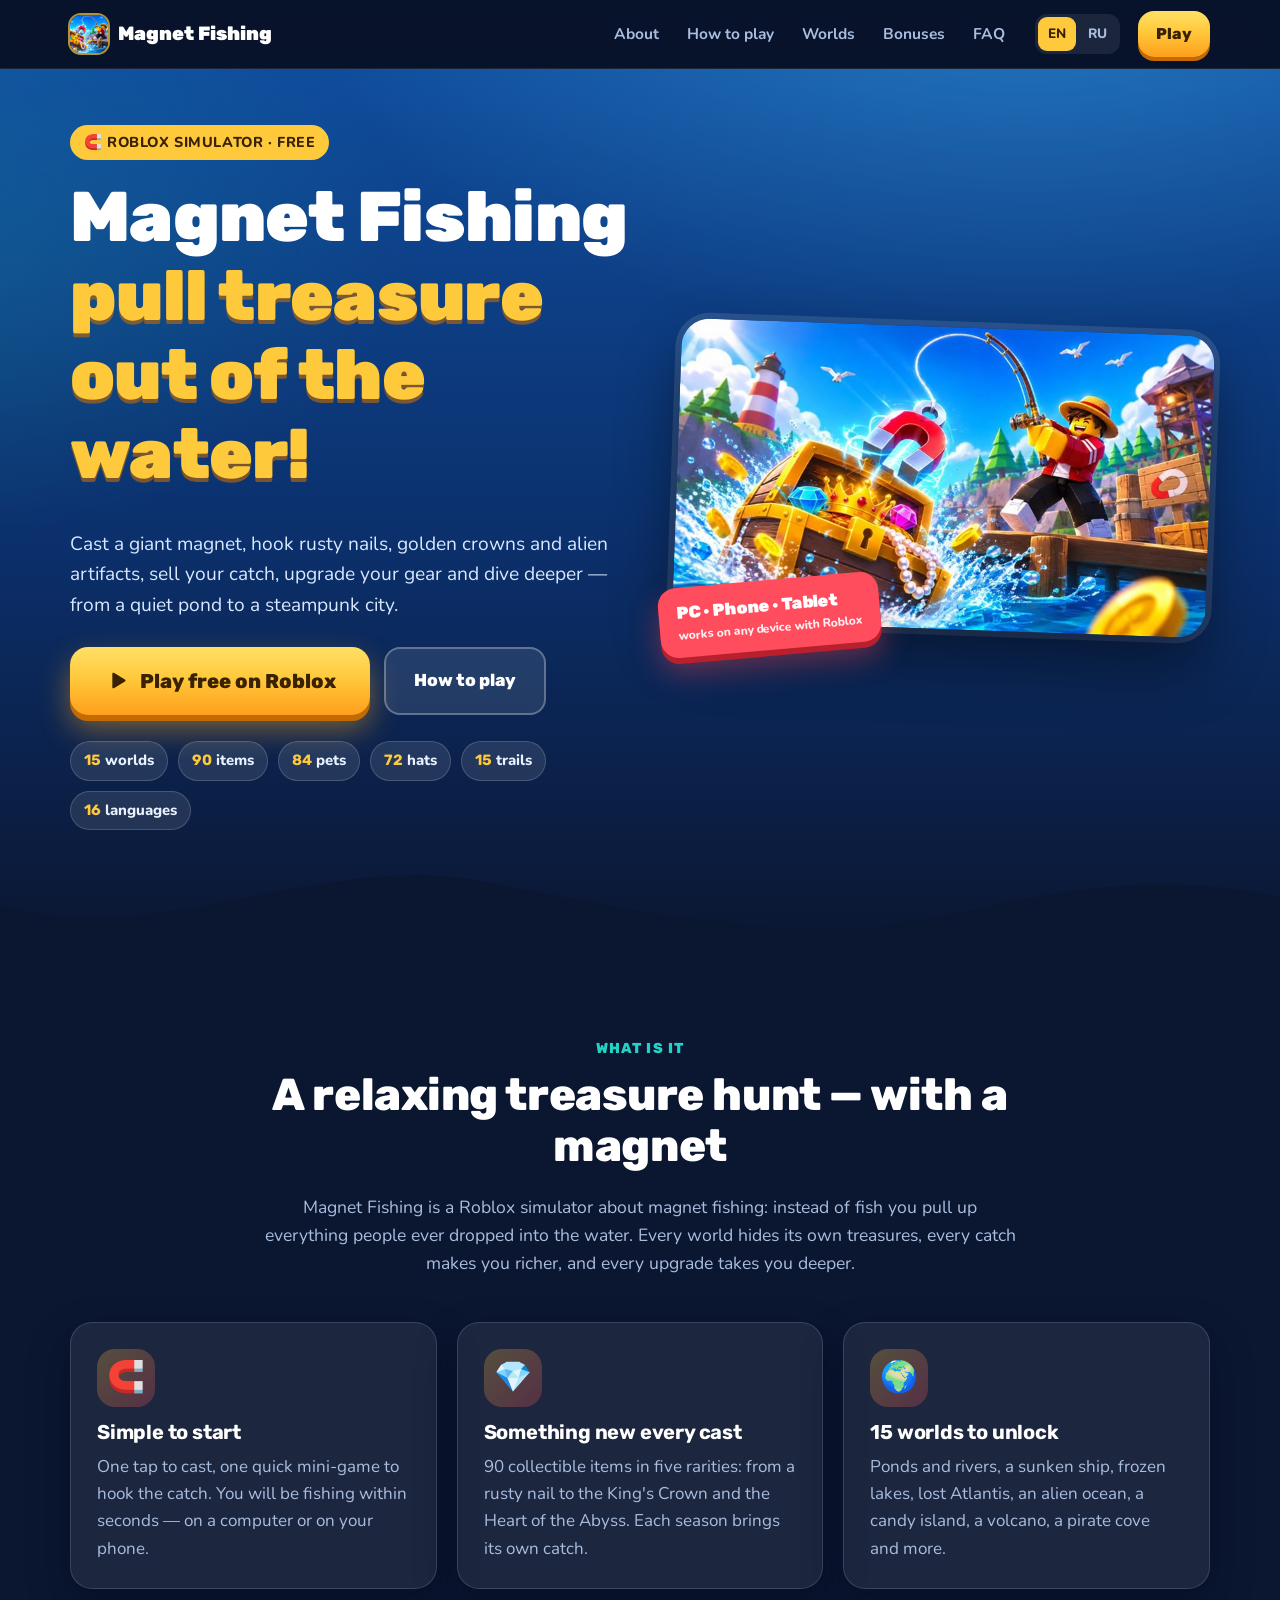
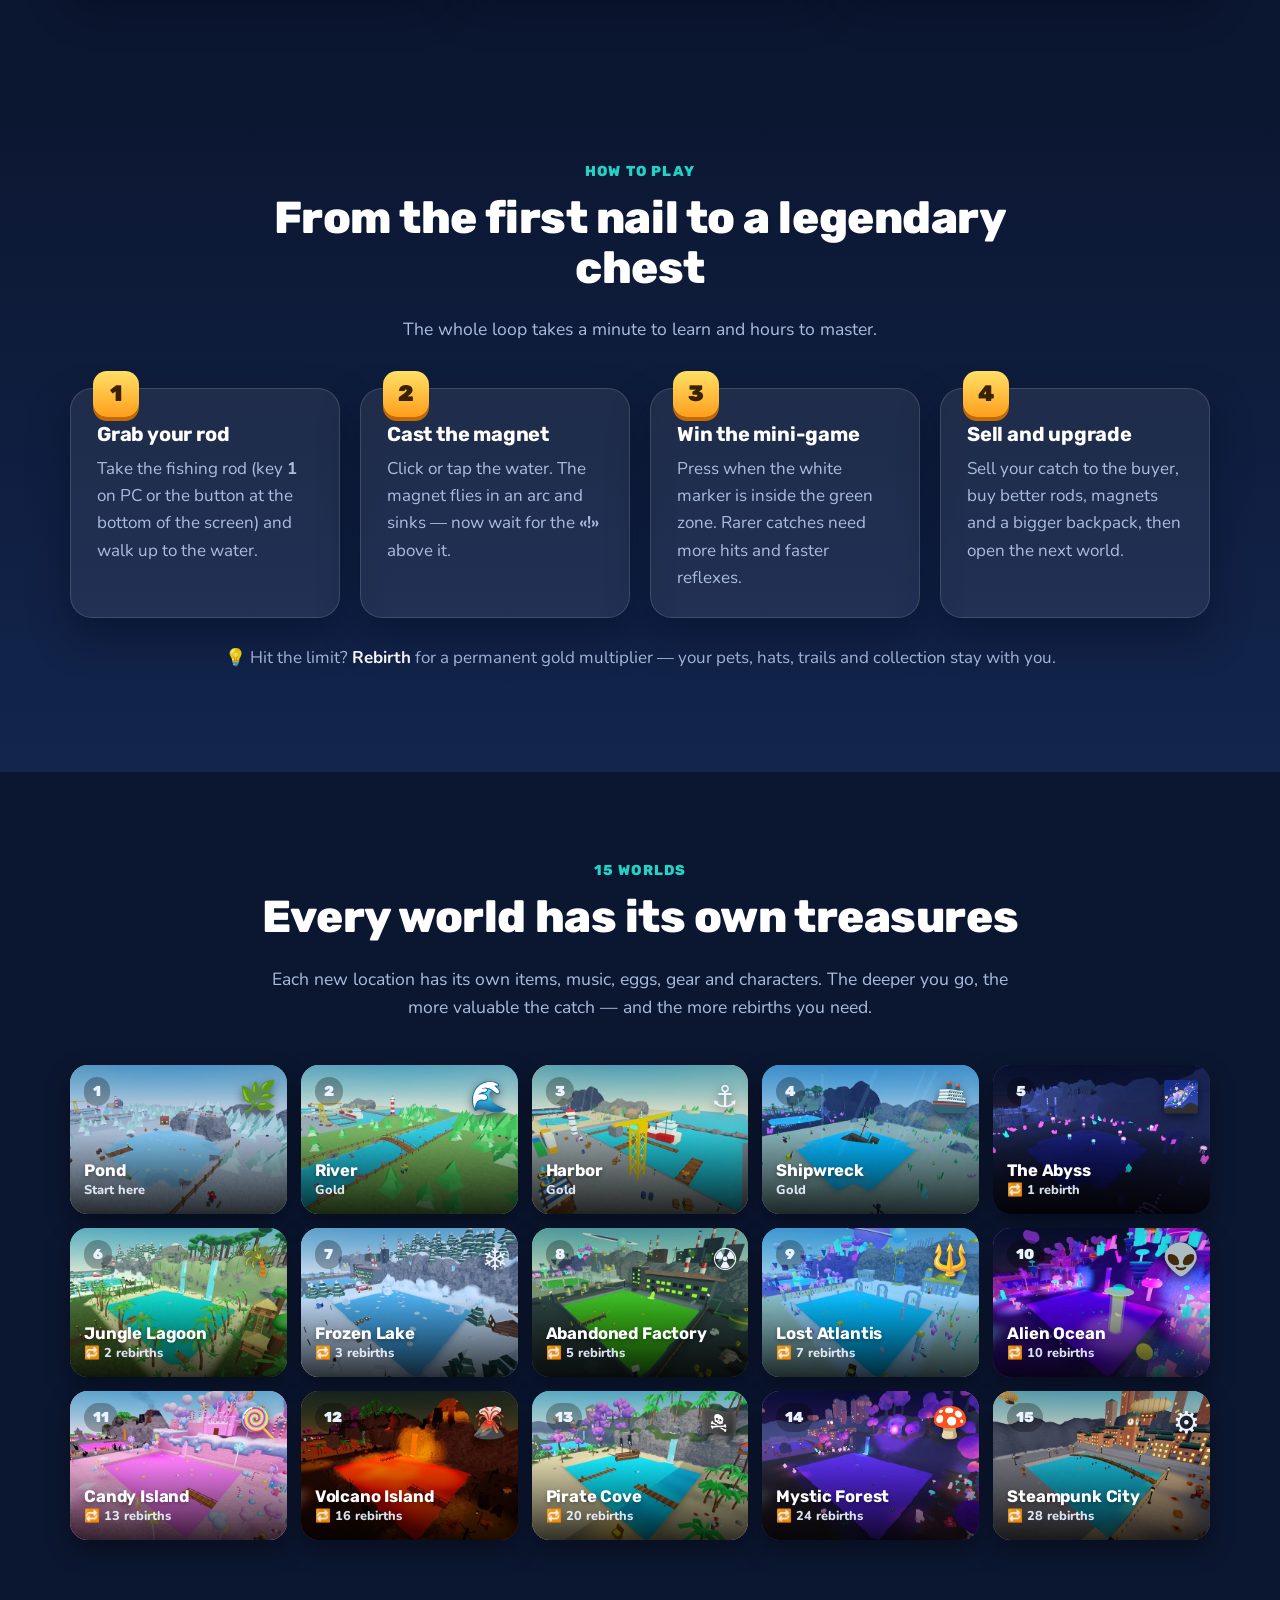
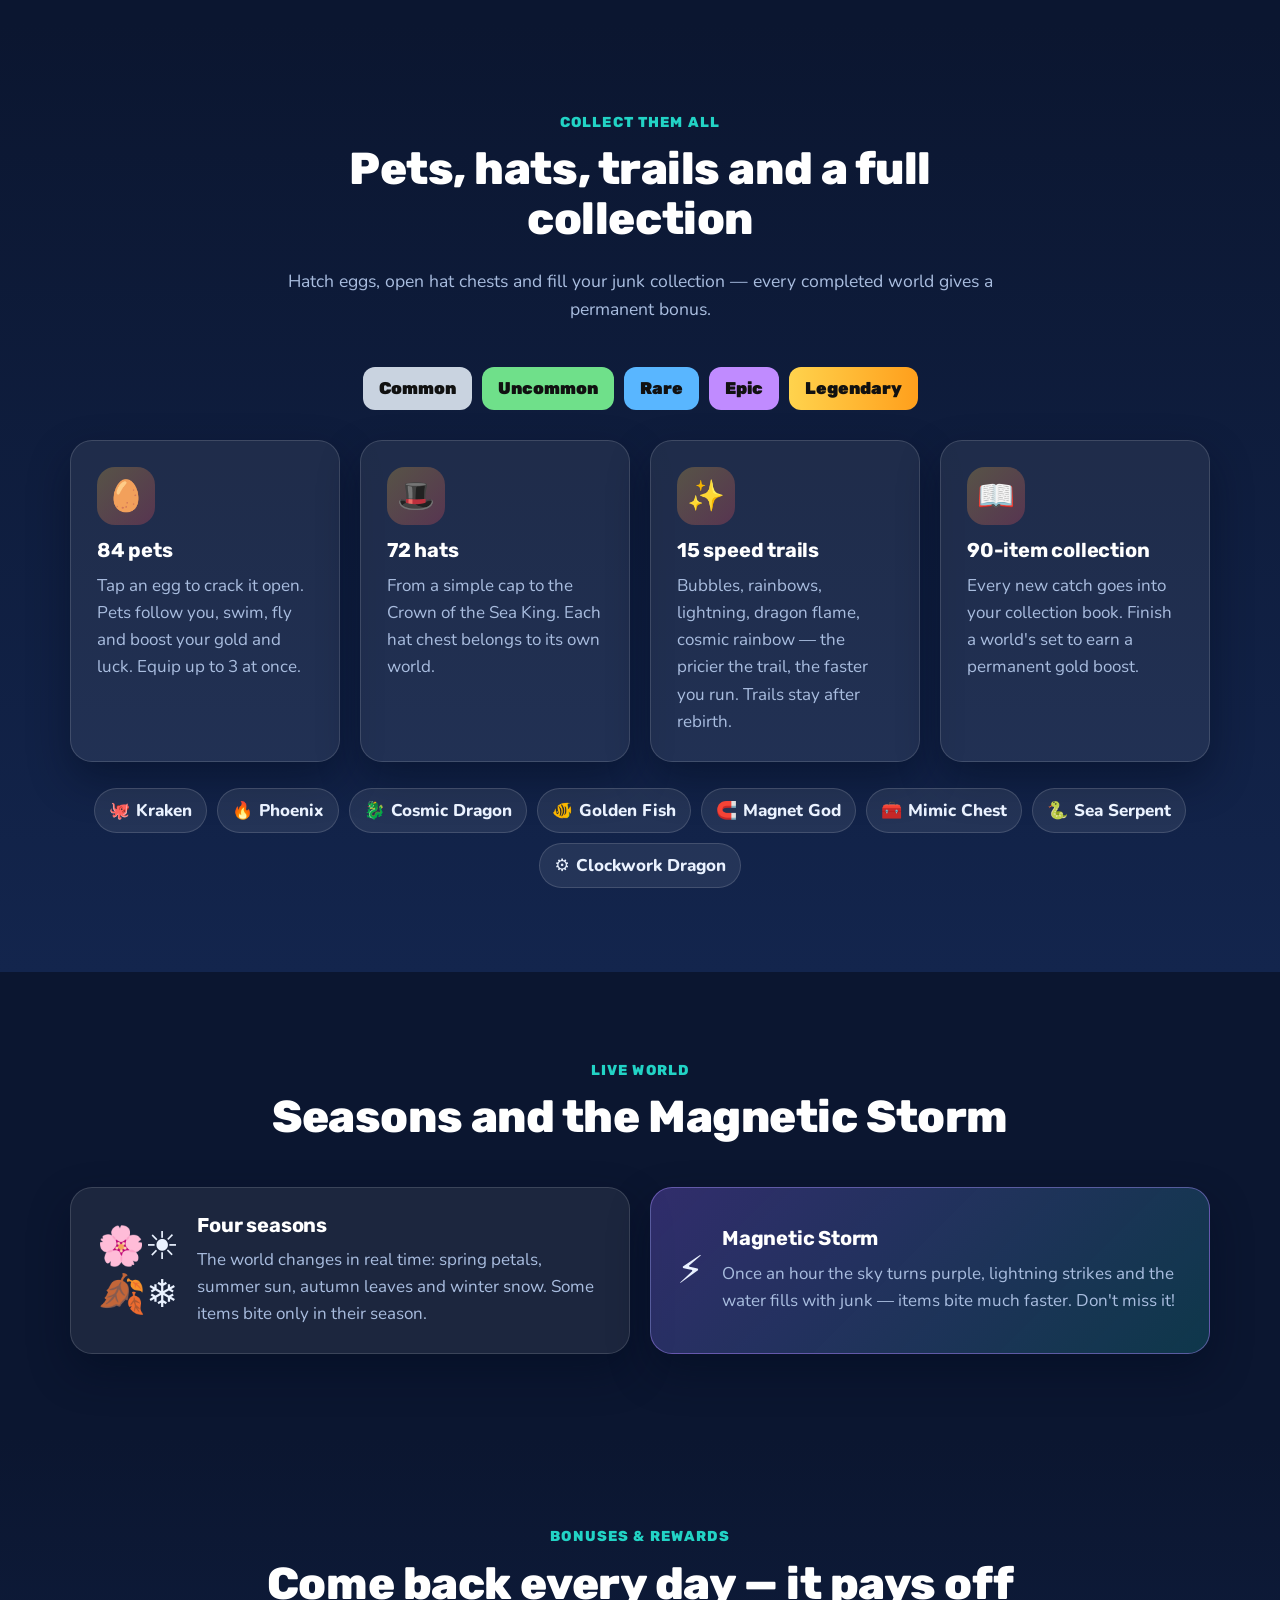
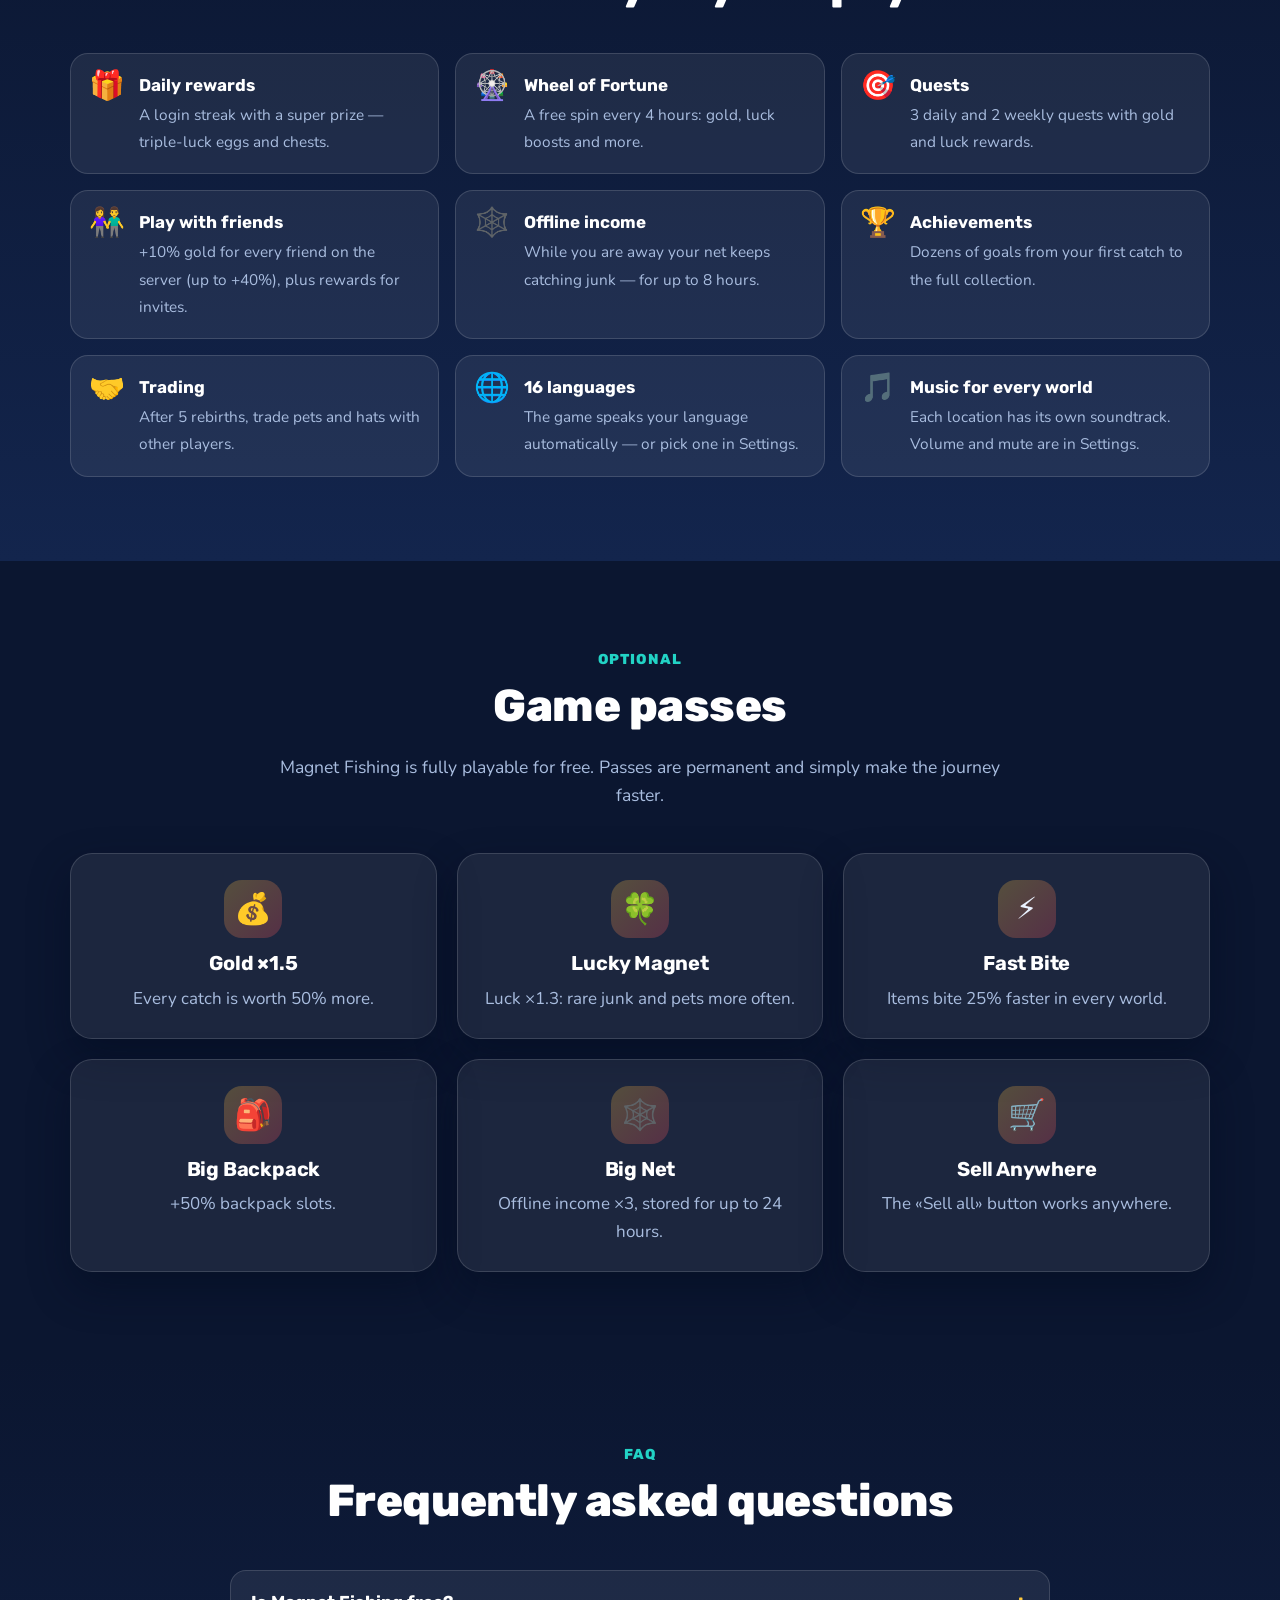
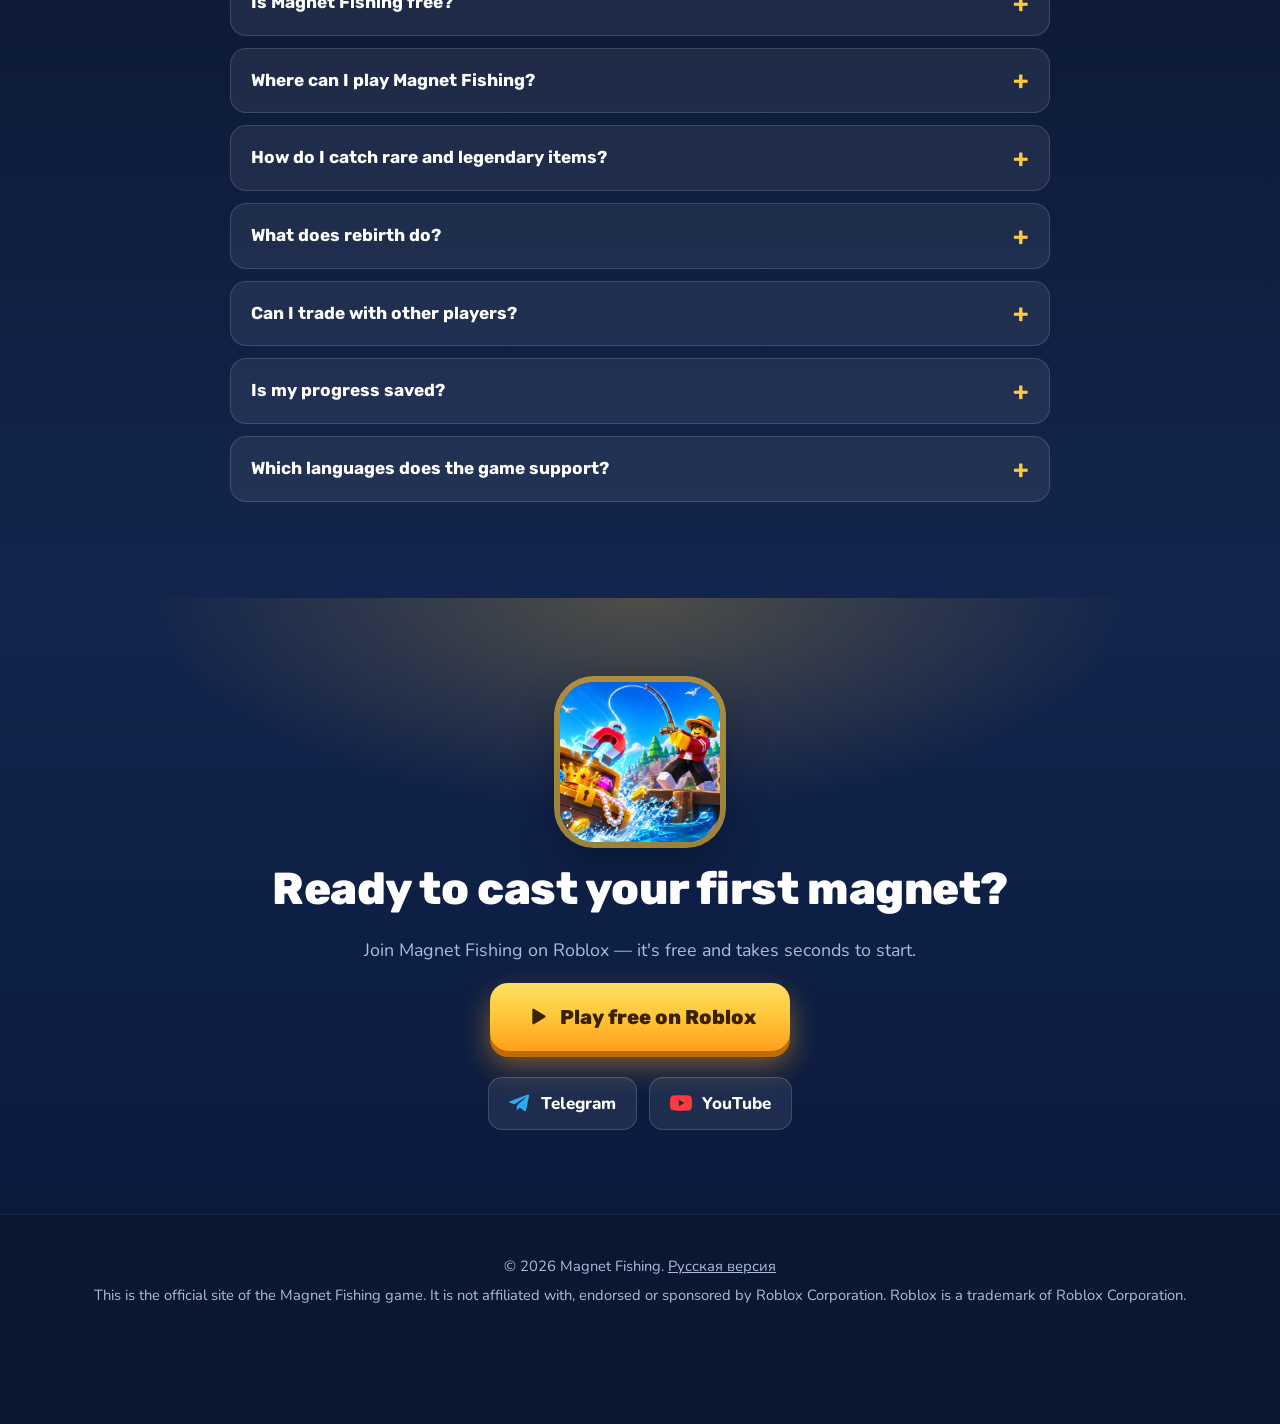
<file: index.html>
<!doctype html>
<html lang="en">
<head>
<meta charset="utf-8">
<meta name="viewport" content="width=device-width, initial-scale=1">
<title>Magnet Fishing — Roblox Magnet Fishing Simulator | Play Free</title>
<meta name="description" content="Free Roblox simulator: cast a magnet, pull treasure out of the water, collect 90 items and 84 pets and unlock 15 worlds. Play on PC, phone and tablet.">
<meta name="keywords" content="magnet fishing roblox, roblox fishing simulator, magnet fishing game, roblox simulator, fishing game roblox, treasure fishing, roblox pets">
<link rel="canonical" href="https://nikitasyagaev.github.io/magnet-fishing/">
<link rel="alternate" hreflang="en" href="https://nikitasyagaev.github.io/magnet-fishing/">
<link rel="alternate" hreflang="ru" href="https://nikitasyagaev.github.io/magnet-fishing/ru/">
<link rel="alternate" hreflang="x-default" href="https://nikitasyagaev.github.io/magnet-fishing/">
<meta name="robots" content="index, follow, max-image-preview:large">
<meta name="theme-color" content="#0f4c9c">

<meta property="og:type" content="website">
<meta property="og:site_name" content="Magnet Fishing">
<meta property="og:title" content="Magnet Fishing — fish for treasure with a magnet in Roblox">
<meta property="og:description" content="Cast a magnet, pull up treasure, hatch pets and explore 15 worlds. Free to play on Roblox.">
<meta property="og:url" content="https://nikitasyagaev.github.io/magnet-fishing/">
<meta property="og:image" content="https://nikitasyagaev.github.io/magnet-fishing/assets/img/og-image.jpg">
<meta property="og:image:width" content="1200">
<meta property="og:image:height" content="630">
<meta property="og:image:alt" content="A Roblox character pulls a treasure chest out of the sea with a giant magnet">
<meta property="og:locale" content="en_US">
<meta property="og:locale:alternate" content="ru_RU">
<meta name="twitter:card" content="summary_large_image">
<meta name="twitter:title" content="Magnet Fishing — Roblox simulator">
<meta name="twitter:description" content="Cast a magnet, pull up treasure, hatch pets and explore 15 worlds. Free on Roblox.">
<meta name="twitter:image" content="https://nikitasyagaev.github.io/magnet-fishing/assets/img/og-image.jpg">

<link rel="icon" type="image/png" sizes="48x48" href="assets/img/favicon-48.png">
<link rel="apple-touch-icon" href="assets/img/apple-touch-icon.png">
<link rel="manifest" href="site.webmanifest">

<link rel="preconnect" href="https://fonts.googleapis.com">
<link rel="preconnect" href="https://fonts.gstatic.com" crossorigin>
<link href="https://fonts.googleapis.com/css2?family=Nunito:wght@400;700;800&family=Rubik:wght@700;800;900&display=swap" rel="stylesheet">
<link rel="preload" as="image" href="assets/img/hero.jpg" imagesrcset="assets/img/hero-768.jpg 768w, assets/img/hero.jpg 1280w" imagesizes="(max-width: 900px) 100vw, 560px">
<link rel="stylesheet" href="assets/css/style.css">

<script type="application/ld+json">
{
  "@context": "https://schema.org",
  "@type": "VideoGame",
  "name": "Magnet Fishing",
  "alternateName": "Магнитная рыбалка",
  "description": "A free Roblox simulator where you fish for treasure with a magnet, collect items and pets, rebirth and unlock 15 themed worlds.",
  "url": "https://nikitasyagaev.github.io/magnet-fishing/",
  "image": "https://nikitasyagaev.github.io/magnet-fishing/assets/img/og-image.jpg",
  "genre": ["Simulator", "Fishing", "Casual"],
  "gamePlatform": ["Roblox", "Windows", "macOS", "Android", "iOS"],
  "applicationCategory": "Game",
  "playMode": ["SinglePlayer", "MultiPlayer"],
  "inLanguage": ["en", "ru", "es", "pt", "fr", "de", "pl", "it", "tr", "id", "hi", "ja", "ko", "zh", "th", "vi"],
  "offers": { "@type": "Offer", "price": "0", "priceCurrency": "USD", "availability": "https://schema.org/InStock", "url": "https://www.roblox.com/games/138281240832165" },
  "sameAs": ["https://www.roblox.com/games/138281240832165", "https://t.me/magnet_Fishing", "https://www.youtube.com/@PRETZELVERSE"]
}
</script>
<script type="application/ld+json">
{
  "@context": "https://schema.org",
  "@type": "FAQPage",
  "mainEntity": [
    { "@type": "Question", "name": "Is Magnet Fishing free?", "acceptedAnswer": { "@type": "Answer", "text": "Yes. Magnet Fishing is free to play on Roblox. Game passes are optional and only speed things up." } },
    { "@type": "Question", "name": "Where can I play Magnet Fishing?", "acceptedAnswer": { "@type": "Answer", "text": "On PC and Mac through the Roblox website or app, and on Android and iOS phones and tablets through the Roblox app." } },
    { "@type": "Question", "name": "How do I catch rare and legendary items?", "acceptedAnswer": { "@type": "Answer", "text": "Upgrade your rod and magnet, unlock new worlds, equip pets that boost luck and fish during the Magnetic Storm, when rare items bite much more often." } },
    { "@type": "Question", "name": "What does rebirth do?", "acceptedAnswer": { "@type": "Answer", "text": "Rebirth resets gold, gear, backpack and unlocked worlds, but gives a permanent gold multiplier. Pets, hats, trails, the collection and achievements stay with you. Later worlds require rebirths to open." } },
    { "@type": "Question", "name": "Can I trade with other players?", "acceptedAnswer": { "@type": "Answer", "text": "Yes. After 5 rebirths you can trade pets and hats with other players on the same server." } },
    { "@type": "Question", "name": "Is my progress saved?", "acceptedAnswer": { "@type": "Answer", "text": "Yes, progress is saved automatically to your Roblox account. While you are away, your net keeps catching junk for you." } },
    { "@type": "Question", "name": "Which languages does the game support?", "acceptedAnswer": { "@type": "Answer", "text": "16 languages: English, Russian, Spanish, Portuguese, French, German, Polish, Italian, Turkish, Indonesian, Hindi, Japanese, Korean, Chinese, Thai and Vietnamese. The game picks your Roblox language automatically." } }
  ]
}
</script>
</head>
<body>
<a class="skip" href="#main">Skip to content</a>

<header class="site-header">
  <nav class="container nav" aria-label="Main">
    <a class="brand" href="./" aria-label="Magnet Fishing home">
      <img src="assets/img/icon-96.jpg" alt="" width="38" height="38">
      <span>Magnet Fishing</span>
    </a>
    <ul class="nav-links">
      <li><a href="#about">About</a></li>
      <li><a href="#how">How to play</a></li>
      <li><a href="#worlds">Worlds</a></li>
      <li><a href="#bonuses">Bonuses</a></li>
      <li><a href="#faq">FAQ</a></li>
    </ul>
    <div class="lang" aria-label="Language">
      <a href="./" aria-current="true" hreflang="en" lang="en">EN</a>
      <a href="ru/" hreflang="ru" lang="ru">RU</a>
    </div>
    <a class="btn btn-play" href="https://www.roblox.com/games/138281240832165" target="_blank" rel="noopener" data-cta="header">Play</a>
    <button class="menu-btn" type="button" aria-label="Open menu" aria-expanded="false">☰</button>
  </nav>
</header>

<main id="main">
  <section class="hero">
    <div class="bubbles" aria-hidden="true"></div>
    <div class="container hero-grid">
      <div>
        <span class="eyebrow">🧲 Roblox simulator · free</span>
        <h1>Magnet Fishing <span class="accent">pull treasure out of the water!</span></h1>
        <p class="lead">Cast a giant magnet, hook rusty nails, golden crowns and alien artifacts, sell your catch, upgrade your gear and dive deeper — from a quiet pond to a steampunk city.</p>
        <div class="hero-cta">
          <a class="btn btn-play btn-lg" href="https://www.roblox.com/games/138281240832165" target="_blank" rel="noopener" data-cta="hero">
            <svg class="play-ico" viewBox="0 0 24 24" aria-hidden="true"><path fill="currentColor" d="M8 5.5v13a1 1 0 0 0 1.5.86l10.6-6.5a1 1 0 0 0 0-1.72L9.5 4.64A1 1 0 0 0 8 5.5z"/></svg>
            Play free on Roblox
          </a>
          <a class="btn btn-ghost" href="#how">How to play</a>
        </div>
        <ul class="chips" aria-label="Game in numbers">
          <li><b>15</b> worlds</li>
          <li><b>90</b> items</li>
          <li><b>84</b> pets</li>
          <li><b>72</b> hats</li>
          <li><b>15</b> trails</li>
          <li><b>16</b> languages</li>
        </ul>
      </div>
      <div class="hero-art">
        <div class="frame">
          <img src="assets/img/hero.jpg" srcset="assets/img/hero-768.jpg 768w, assets/img/hero.jpg 1280w" sizes="(max-width: 900px) 100vw, 560px" width="1280" height="726" alt="A Roblox fisherman in a straw hat pulls a treasure chest with gems and a crown out of the sea using a big red magnet" fetchpriority="high">
        </div>
        <div class="badge">PC · Phone · Tablet<small>works on any device with Roblox</small></div>
      </div>
    </div>
    <div class="wave" aria-hidden="true">
      <svg viewBox="0 0 1440 110" preserveAspectRatio="none"><path fill="#0b1630" d="M0,64 C180,110 360,10 540,40 C720,70 900,110 1080,72 C1260,34 1350,40 1440,56 L1440,110 L0,110 Z"/></svg>
    </div>
  </section>

  <section id="about">
    <div class="container">
      <div class="section-head reveal">
        <span class="kicker">What is it</span>
        <h2>A relaxing treasure hunt — with a magnet</h2>
        <p>Magnet Fishing is a Roblox simulator about magnet fishing: instead of fish you pull up everything people ever dropped into the water. Every world hides its own treasures, every catch makes you richer, and every upgrade takes you deeper.</p>
      </div>
      <div class="grid grid-3">
        <article class="card reveal">
          <div class="ico">🧲</div>
          <h3>Simple to start</h3>
          <p>One tap to cast, one quick mini-game to hook the catch. You will be fishing within seconds — on a computer or on your phone.</p>
        </article>
        <article class="card reveal">
          <div class="ico">💎</div>
          <h3>Something new every cast</h3>
          <p>90 collectible items in five rarities: from a rusty nail to the King's Crown and the Heart of the Abyss. Each season brings its own catch.</p>
        </article>
        <article class="card reveal">
          <div class="ico">🌍</div>
          <h3>15 worlds to unlock</h3>
          <p>Ponds and rivers, a sunken ship, frozen lakes, lost Atlantis, an alien ocean, a candy island, a volcano, a pirate cove and more.</p>
        </article>
      </div>
    </div>
  </section>

  <section id="how" class="alt">
    <div class="container">
      <div class="section-head reveal">
        <span class="kicker">How to play</span>
        <h2>From the first nail to a legendary chest</h2>
        <p>The whole loop takes a minute to learn and hours to master.</p>
      </div>
      <div class="grid grid-4 steps">
        <article class="card step reveal">
          <h3>Grab your rod</h3>
          <p>Take the fishing rod (key <b>1</b> on PC or the button at the bottom of the screen) and walk up to the water.</p>
        </article>
        <article class="card step reveal">
          <h3>Cast the magnet</h3>
          <p>Click or tap the water. The magnet flies in an arc and sinks — now wait for the <b>«!»</b> above it.</p>
        </article>
        <article class="card step reveal">
          <h3>Win the mini-game</h3>
          <p>Press when the white marker is inside the green zone. Rarer catches need more hits and faster reflexes.</p>
        </article>
        <article class="card step reveal">
          <h3>Sell and upgrade</h3>
          <p>Sell your catch to the buyer, buy better rods, magnets and a bigger backpack, then open the next world.</p>
        </article>
      </div>
      <p class="tip reveal">💡 Hit the limit? <b>Rebirth</b> for a permanent gold multiplier — your pets, hats, trails and collection stay with you.</p>
    </div>
  </section>

  <section id="worlds">
    <div class="container">
      <div class="section-head reveal">
        <span class="kicker">15 worlds</span>
        <h2>Every world has its own treasures</h2>
        <p>Each new location has its own items, music, eggs, gear and characters. The deeper you go, the more valuable the catch — and the more rebirths you need.</p>
      </div>
      <div class="grid zones">
        <article class="zone reveal" style="--z1:#6fcf6a;--z2:#2e7f4f"><img src="assets/img/zones/pond.jpg" alt="Pond — a world in Magnet Fishing" width="640" height="400" loading="lazy" decoding="async"><span class="shade"></span><span class="z-num">1</span><span class="z-ico">🌿</span><h3>Pond</h3><span class="z-req">Start here</span></article>
        <article class="zone reveal" style="--z1:#4fc3f7;--z2:#1e6fa8"><img src="assets/img/zones/river.jpg" alt="River — a world in Magnet Fishing" width="640" height="400" loading="lazy" decoding="async"><span class="shade"></span><span class="z-num">2</span><span class="z-ico">🌊</span><h3>River</h3><span class="z-req">Gold</span></article>
        <article class="zone reveal" style="--z1:#f6c86b;--z2:#c0662c"><img src="assets/img/zones/harbor.jpg" alt="Harbor — a world in Magnet Fishing" width="640" height="400" loading="lazy" decoding="async"><span class="shade"></span><span class="z-num">3</span><span class="z-ico">⚓</span><h3>Harbor</h3><span class="z-req">Gold</span></article>
        <article class="zone reveal" style="--z1:#2ac0d8;--z2:#0e5a7f"><img src="assets/img/zones/shipwreck.jpg" alt="Shipwreck — a world in Magnet Fishing" width="640" height="400" loading="lazy" decoding="async"><span class="shade"></span><span class="z-num">4</span><span class="z-ico">🚢</span><h3>Shipwreck</h3><span class="z-req">Gold</span></article>
        <article class="zone reveal" style="--z1:#6a4fd0;--z2:#1d1050"><img src="assets/img/zones/abyss.jpg" alt="The Abyss — a world in Magnet Fishing" width="640" height="400" loading="lazy" decoding="async"><span class="shade"></span><span class="z-num">5</span><span class="z-ico">🌌</span><h3>The Abyss</h3><span class="z-req">🔁 1 rebirth</span></article>
        <article class="zone reveal" style="--z1:#33c27f;--z2:#0e5b40"><img src="assets/img/zones/jungle.jpg" alt="Jungle Lagoon — a world in Magnet Fishing" width="640" height="400" loading="lazy" decoding="async"><span class="shade"></span><span class="z-num">6</span><span class="z-ico">🌴</span><h3>Jungle Lagoon</h3><span class="z-req">🔁 2 rebirths</span></article>
        <article class="zone reveal" style="--z1:#a9d8ff;--z2:#4c78b8"><img src="assets/img/zones/frozen.jpg" alt="Frozen Lake — a world in Magnet Fishing" width="640" height="400" loading="lazy" decoding="async"><span class="shade"></span><span class="z-num">7</span><span class="z-ico">❄️</span><h3>Frozen Lake</h3><span class="z-req">🔁 3 rebirths</span></article>
        <article class="zone reveal" style="--z1:#a9d24c;--z2:#3f5718"><img src="assets/img/zones/toxic.jpg" alt="Abandoned Factory — a world in Magnet Fishing" width="640" height="400" loading="lazy" decoding="async"><span class="shade"></span><span class="z-num">8</span><span class="z-ico">☢️</span><h3>Abandoned Factory</h3><span class="z-req">🔁 5 rebirths</span></article>
        <article class="zone reveal" style="--z1:#33b6ef;--z2:#0b3f7f"><img src="assets/img/zones/atlantis.jpg" alt="Lost Atlantis — a world in Magnet Fishing" width="640" height="400" loading="lazy" decoding="async"><span class="shade"></span><span class="z-num">9</span><span class="z-ico">🔱</span><h3>Lost Atlantis</h3><span class="z-req">🔁 7 rebirths</span></article>
        <article class="zone reveal" style="--z1:#b46bff;--z2:#33106e"><img src="assets/img/zones/alien.jpg" alt="Alien Ocean — a world in Magnet Fishing" width="640" height="400" loading="lazy" decoding="async"><span class="shade"></span><span class="z-num">10</span><span class="z-ico">👽</span><h3>Alien Ocean</h3><span class="z-req">🔁 10 rebirths</span></article>
        <article class="zone reveal" style="--z1:#ff9ad5;--z2:#c23f86"><img src="assets/img/zones/candy.jpg" alt="Candy Island — a world in Magnet Fishing" width="640" height="400" loading="lazy" decoding="async"><span class="shade"></span><span class="z-num">11</span><span class="z-ico">🍭</span><h3>Candy Island</h3><span class="z-req">🔁 13 rebirths</span></article>
        <article class="zone reveal" style="--z1:#ff8a3d;--z2:#8a1a10"><img src="assets/img/zones/volcano.jpg" alt="Volcano Island — a world in Magnet Fishing" width="640" height="400" loading="lazy" decoding="async"><span class="shade"></span><span class="z-num">12</span><span class="z-ico">🌋</span><h3>Volcano Island</h3><span class="z-req">🔁 16 rebirths</span></article>
        <article class="zone reveal" style="--z1:#3fd1ff;--z2:#155f9c"><img src="assets/img/zones/pirate.jpg" alt="Pirate Cove — a world in Magnet Fishing" width="640" height="400" loading="lazy" decoding="async"><span class="shade"></span><span class="z-num">13</span><span class="z-ico">🏴‍☠️</span><h3>Pirate Cove</h3><span class="z-req">🔁 20 rebirths</span></article>
        <article class="zone reveal" style="--z1:#c58cff;--z2:#3f1b78"><img src="assets/img/zones/mystic.jpg" alt="Mystic Forest — a world in Magnet Fishing" width="640" height="400" loading="lazy" decoding="async"><span class="shade"></span><span class="z-num">14</span><span class="z-ico">🍄</span><h3>Mystic Forest</h3><span class="z-req">🔁 24 rebirths</span></article>
        <article class="zone reveal" style="--z1:#e3b778;--z2:#6a3f1c"><img src="assets/img/zones/steampunk.jpg" alt="Steampunk City — a world in Magnet Fishing" width="640" height="400" loading="lazy" decoding="async"><span class="shade"></span><span class="z-num">15</span><span class="z-ico">⚙️</span><h3>Steampunk City</h3><span class="z-req">🔁 28 rebirths</span></article>
      </div>
    </div>
  </section>

  <section id="collect" class="alt">
    <div class="container">
      <div class="section-head reveal">
        <span class="kicker">Collect them all</span>
        <h2>Pets, hats, trails and a full collection</h2>
        <p>Hatch eggs, open hat chests and fill your junk collection — every completed world gives a permanent bonus.</p>
      </div>
      <ul class="rarity reveal" aria-label="Rarities">
        <li class="r-common">Common</li>
        <li class="r-uncommon">Uncommon</li>
        <li class="r-rare">Rare</li>
        <li class="r-epic">Epic</li>
        <li class="r-legendary">Legendary</li>
      </ul>
      <div class="grid grid-4">
        <article class="card reveal">
          <div class="ico">🥚</div>
          <h3>84 pets</h3>
          <p>Tap an egg to crack it open. Pets follow you, swim, fly and boost your gold and luck. Equip up to 3 at once.</p>
        </article>
        <article class="card reveal">
          <div class="ico">🎩</div>
          <h3>72 hats</h3>
          <p>From a simple cap to the Crown of the Sea King. Each hat chest belongs to its own world.</p>
        </article>
        <article class="card reveal">
          <div class="ico">✨</div>
          <h3>15 speed trails</h3>
          <p>Bubbles, rainbows, lightning, dragon flame, cosmic rainbow — the pricier the trail, the faster you run. Trails stay after rebirth.</p>
        </article>
        <article class="card reveal">
          <div class="ico">📖</div>
          <h3>90-item collection</h3>
          <p>Every new catch goes into your collection book. Finish a world's set to earn a permanent gold boost.</p>
        </article>
      </div>
      <ul class="pets reveal" aria-label="Some legendary pets">
        <li><span>🐙</span>Kraken</li>
        <li><span>🔥</span>Phoenix</li>
        <li><span>🐉</span>Cosmic Dragon</li>
        <li><span>🐠</span>Golden Fish</li>
        <li><span>🧲</span>Magnet God</li>
        <li><span>🧰</span>Mimic Chest</li>
        <li><span>🐍</span>Sea Serpent</li>
        <li><span>⚙️</span>Clockwork Dragon</li>
      </ul>
    </div>
  </section>

  <section id="events">
    <div class="container">
      <div class="section-head reveal">
        <span class="kicker">Live world</span>
        <h2>Seasons and the Magnetic Storm</h2>
      </div>
      <div class="grid grid-2">
        <article class="card event reveal">
          <div class="big">🌸☀️<br>🍂❄️</div>
          <div>
            <h3>Four seasons</h3>
            <p>The world changes in real time: spring petals, summer sun, autumn leaves and winter snow. Some items bite only in their season.</p>
          </div>
        </article>
        <article class="card event storm reveal">
          <div class="big">⚡</div>
          <div>
            <h3>Magnetic Storm</h3>
            <p>Once an hour the sky turns purple, lightning strikes and the water fills with junk — items bite much faster. Don't miss it!</p>
          </div>
        </article>
      </div>
    </div>
  </section>

  <section id="bonuses" class="alt">
    <div class="container">
      <div class="section-head reveal">
        <span class="kicker">Bonuses &amp; rewards</span>
        <h2>Come back every day — it pays off</h2>
      </div>
      <ul class="bonus-list">
        <li class="reveal"><span class="b-ico">🎁</span><div><b>Daily rewards</b><span>A login streak with a super prize — triple-luck eggs and chests.</span></div></li>
        <li class="reveal"><span class="b-ico">🎡</span><div><b>Wheel of Fortune</b><span>A free spin every 4 hours: gold, luck boosts and more.</span></div></li>
        <li class="reveal"><span class="b-ico">🎯</span><div><b>Quests</b><span>3 daily and 2 weekly quests with gold and luck rewards.</span></div></li>
        <li class="reveal"><span class="b-ico">👫</span><div><b>Play with friends</b><span>+10% gold for every friend on the server (up to +40%), plus rewards for invites.</span></div></li>
        <li class="reveal"><span class="b-ico">🕸️</span><div><b>Offline income</b><span>While you are away your net keeps catching junk — for up to 8 hours.</span></div></li>
        <li class="reveal"><span class="b-ico">🏆</span><div><b>Achievements</b><span>Dozens of goals from your first catch to the full collection.</span></div></li>
        <li class="reveal"><span class="b-ico">🤝</span><div><b>Trading</b><span>After 5 rebirths, trade pets and hats with other players.</span></div></li>
        <li class="reveal"><span class="b-ico">🌐</span><div><b>16 languages</b><span>The game speaks your language automatically — or pick one in Settings.</span></div></li>
        <li class="reveal"><span class="b-ico">🎵</span><div><b>Music for every world</b><span>Each location has its own soundtrack. Volume and mute are in Settings.</span></div></li>
      </ul>
    </div>
  </section>

  <section id="passes">
    <div class="container">
      <div class="section-head reveal">
        <span class="kicker">Optional</span>
        <h2>Game passes</h2>
        <p>Magnet Fishing is fully playable for free. Passes are permanent and simply make the journey faster.</p>
      </div>
      <div class="grid passes">
        <article class="card pass reveal"><div class="ico">💰</div><h3>Gold ×1.5</h3><p>Every catch is worth 50% more.</p></article>
        <article class="card pass reveal"><div class="ico">🍀</div><h3>Lucky Magnet</h3><p>Luck ×1.3: rare junk and pets more often.</p></article>
        <article class="card pass reveal"><div class="ico">⚡</div><h3>Fast Bite</h3><p>Items bite 25% faster in every world.</p></article>
        <article class="card pass reveal"><div class="ico">🎒</div><h3>Big Backpack</h3><p>+50% backpack slots.</p></article>
        <article class="card pass reveal"><div class="ico">🕸️</div><h3>Big Net</h3><p>Offline income ×3, stored for up to 24 hours.</p></article>
        <article class="card pass reveal"><div class="ico">🛒</div><h3>Sell Anywhere</h3><p>The «Sell all» button works anywhere.</p></article>
      </div>
    </div>
  </section>

  <section id="faq" class="alt">
    <div class="container">
      <div class="section-head reveal">
        <span class="kicker">FAQ</span>
        <h2>Frequently asked questions</h2>
      </div>
      <div class="faq">
        <details><summary>Is Magnet Fishing free?</summary><p>Yes. Magnet Fishing is free to play on Roblox. Game passes are optional and only speed things up.</p></details>
        <details><summary>Where can I play Magnet Fishing?</summary><p>On PC and Mac through the Roblox website or app, and on Android and iOS phones and tablets through the Roblox app. The controls adapt to touch screens.</p></details>
        <details><summary>How do I catch rare and legendary items?</summary><p>Upgrade your rod and magnet, unlock new worlds, equip pets that boost luck and fish during the Magnetic Storm, when rare items bite much more often.</p></details>
        <details><summary>What does rebirth do?</summary><p>Rebirth resets gold, gear, backpack and unlocked worlds, but gives a permanent gold multiplier. Pets, hats, trails, the collection and achievements stay with you. Later worlds require rebirths to open.</p></details>
        <details><summary>Can I trade with other players?</summary><p>Yes. After 5 rebirths you can trade pets and hats with other players on the same server.</p></details>
        <details><summary>Is my progress saved?</summary><p>Yes, progress is saved automatically to your Roblox account. While you are away, your net keeps catching junk for you.</p></details>
        <details><summary>Which languages does the game support?</summary><p>16 languages: English, Russian, Spanish, Portuguese, French, German, Polish, Italian, Turkish, Indonesian, Hindi, Japanese, Korean, Chinese, Thai and Vietnamese. The game picks your Roblox language automatically.</p></details>
      </div>
    </div>
  </section>

  <section class="cta-final">
    <div class="container reveal">
      <img class="square" src="assets/img/hero-square.jpg" width="160" height="160" alt="" loading="lazy">
      <h2>Ready to cast your first magnet?</h2>
      <p>Join Magnet Fishing on Roblox — it's free and takes seconds to start.</p>
      <a class="btn btn-play btn-lg" href="https://www.roblox.com/games/138281240832165" target="_blank" rel="noopener" data-cta="final">
        <svg class="play-ico" viewBox="0 0 24 24" aria-hidden="true"><path fill="currentColor" d="M8 5.5v13a1 1 0 0 0 1.5.86l10.6-6.5a1 1 0 0 0 0-1.72L9.5 4.64A1 1 0 0 0 8 5.5z"/></svg>
        Play free on Roblox
      </a>
      <div class="socials">
        <a class="social tg" href="https://t.me/magnet_Fishing" target="_blank" rel="noopener"><svg viewBox="0 0 24 24" aria-hidden="true"><path fill="currentColor" d="M21.9 4.3 18.6 19.8c-.2 1.1-.9 1.4-1.8.9l-5-3.7-2.4 2.3c-.3.3-.5.5-1 .5l.3-5.1 9.3-8.4c.4-.4-.1-.6-.6-.2L5.9 13.3 1 11.8c-1.1-.3-1.1-1.1.2-1.6L20.5 2.8c.9-.3 1.7.2 1.4 1.5z"/></svg>Telegram</a>
        <a class="social yt" href="https://www.youtube.com/@PRETZELVERSE" target="_blank" rel="noopener"><svg viewBox="0 0 24 24" aria-hidden="true"><path fill="currentColor" d="M23.5 6.2a3 3 0 0 0-2.1-2.1C19.5 3.6 12 3.6 12 3.6s-7.5 0-9.4.5A3 3 0 0 0 .5 6.2 31 31 0 0 0 0 12a31 31 0 0 0 .5 5.8 3 3 0 0 0 2.1 2.1c1.9.5 9.4.5 9.4.5s7.5 0 9.4-.5a3 3 0 0 0 2.1-2.1A31 31 0 0 0 24 12a31 31 0 0 0-.5-5.8zM9.6 15.6V8.4l6.3 3.6-6.3 3.6z"/></svg>YouTube</a>
      </div>
    </div>
  </section>
</main>

<footer class="site-footer">
  <div class="container">
    <p>© <span id="year">2026</span> Magnet Fishing. <a href="ru/" hreflang="ru">Русская версия</a></p>
    <p>This is the official site of the Magnet Fishing game. It is not affiliated with, endorsed or sponsored by Roblox Corporation. Roblox is a trademark of Roblox Corporation.</p>
  </div>
</footer>

<div class="sticky-play">
  <a class="btn btn-play" href="https://www.roblox.com/games/138281240832165" target="_blank" rel="noopener" data-cta="sticky">▶ Play free on Roblox</a>
</div>

<script src="assets/js/main.js" defer></script>
</body>
</html>
</file>
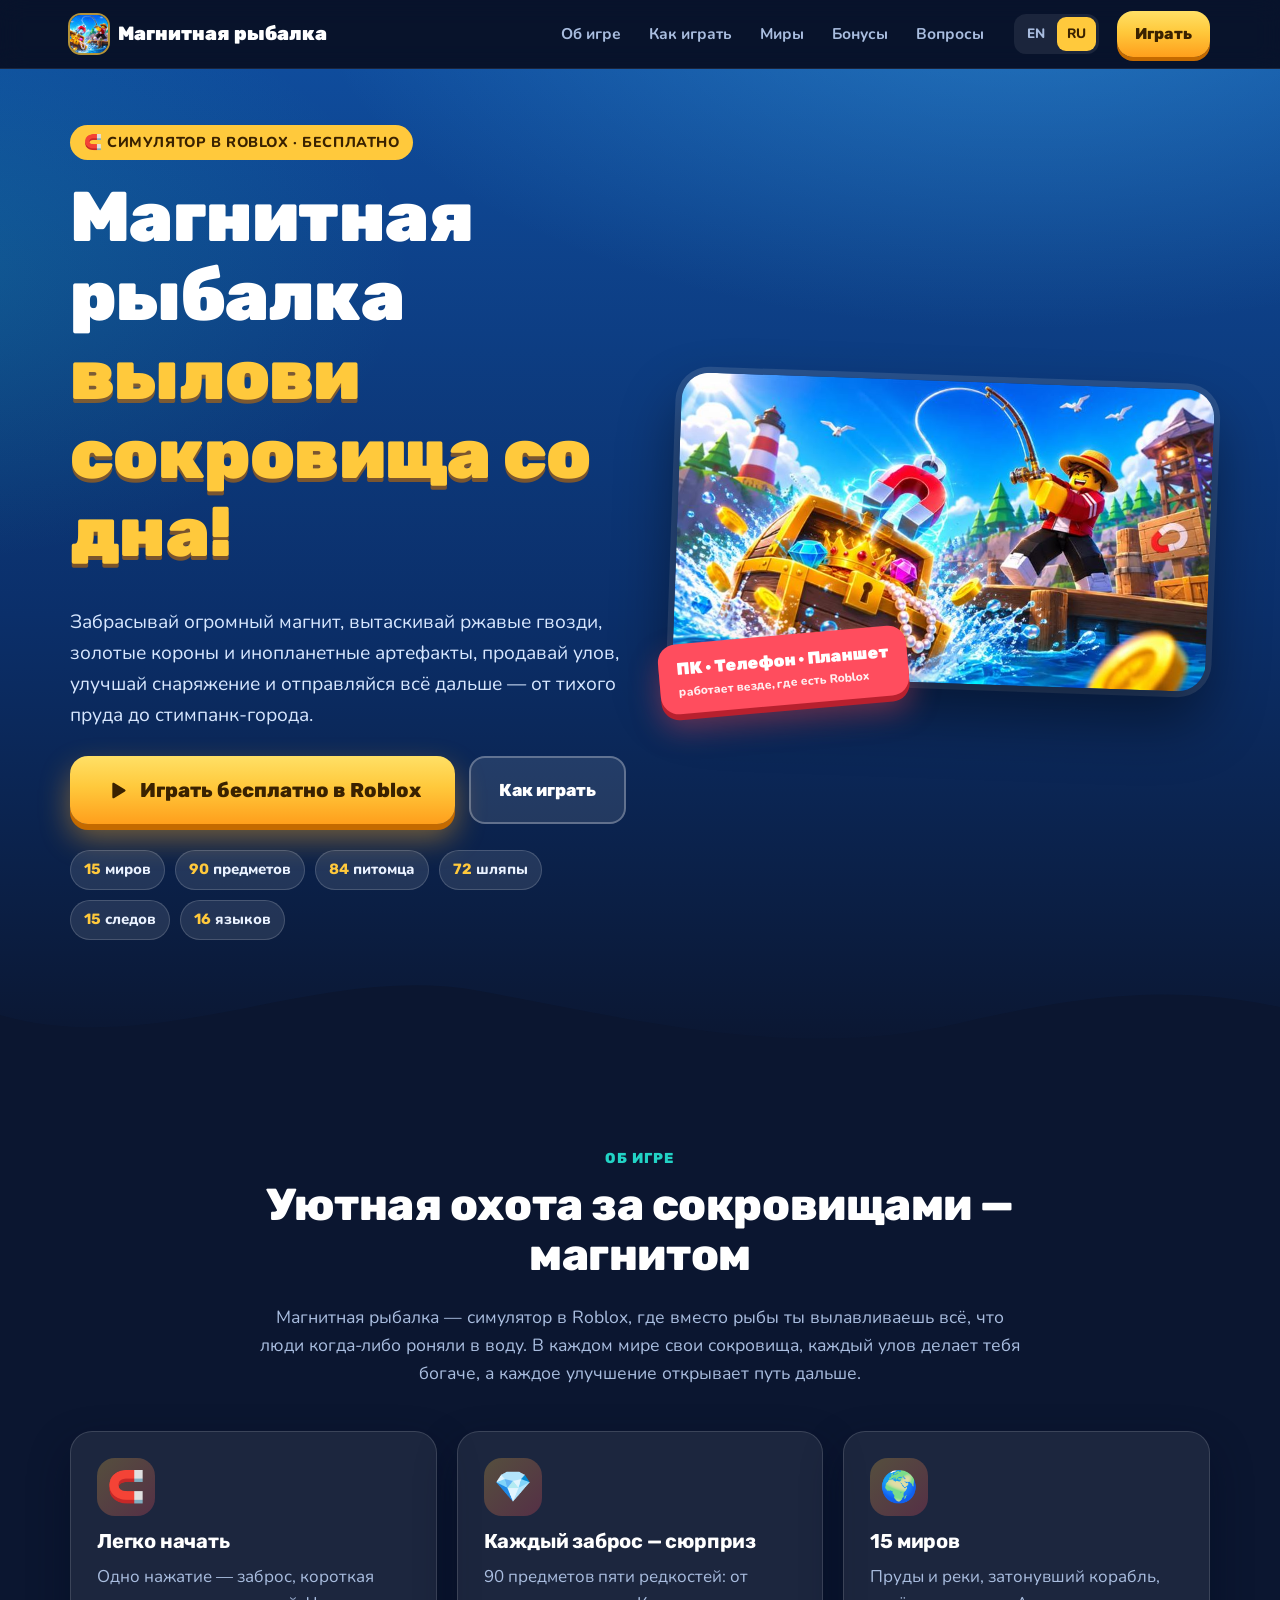
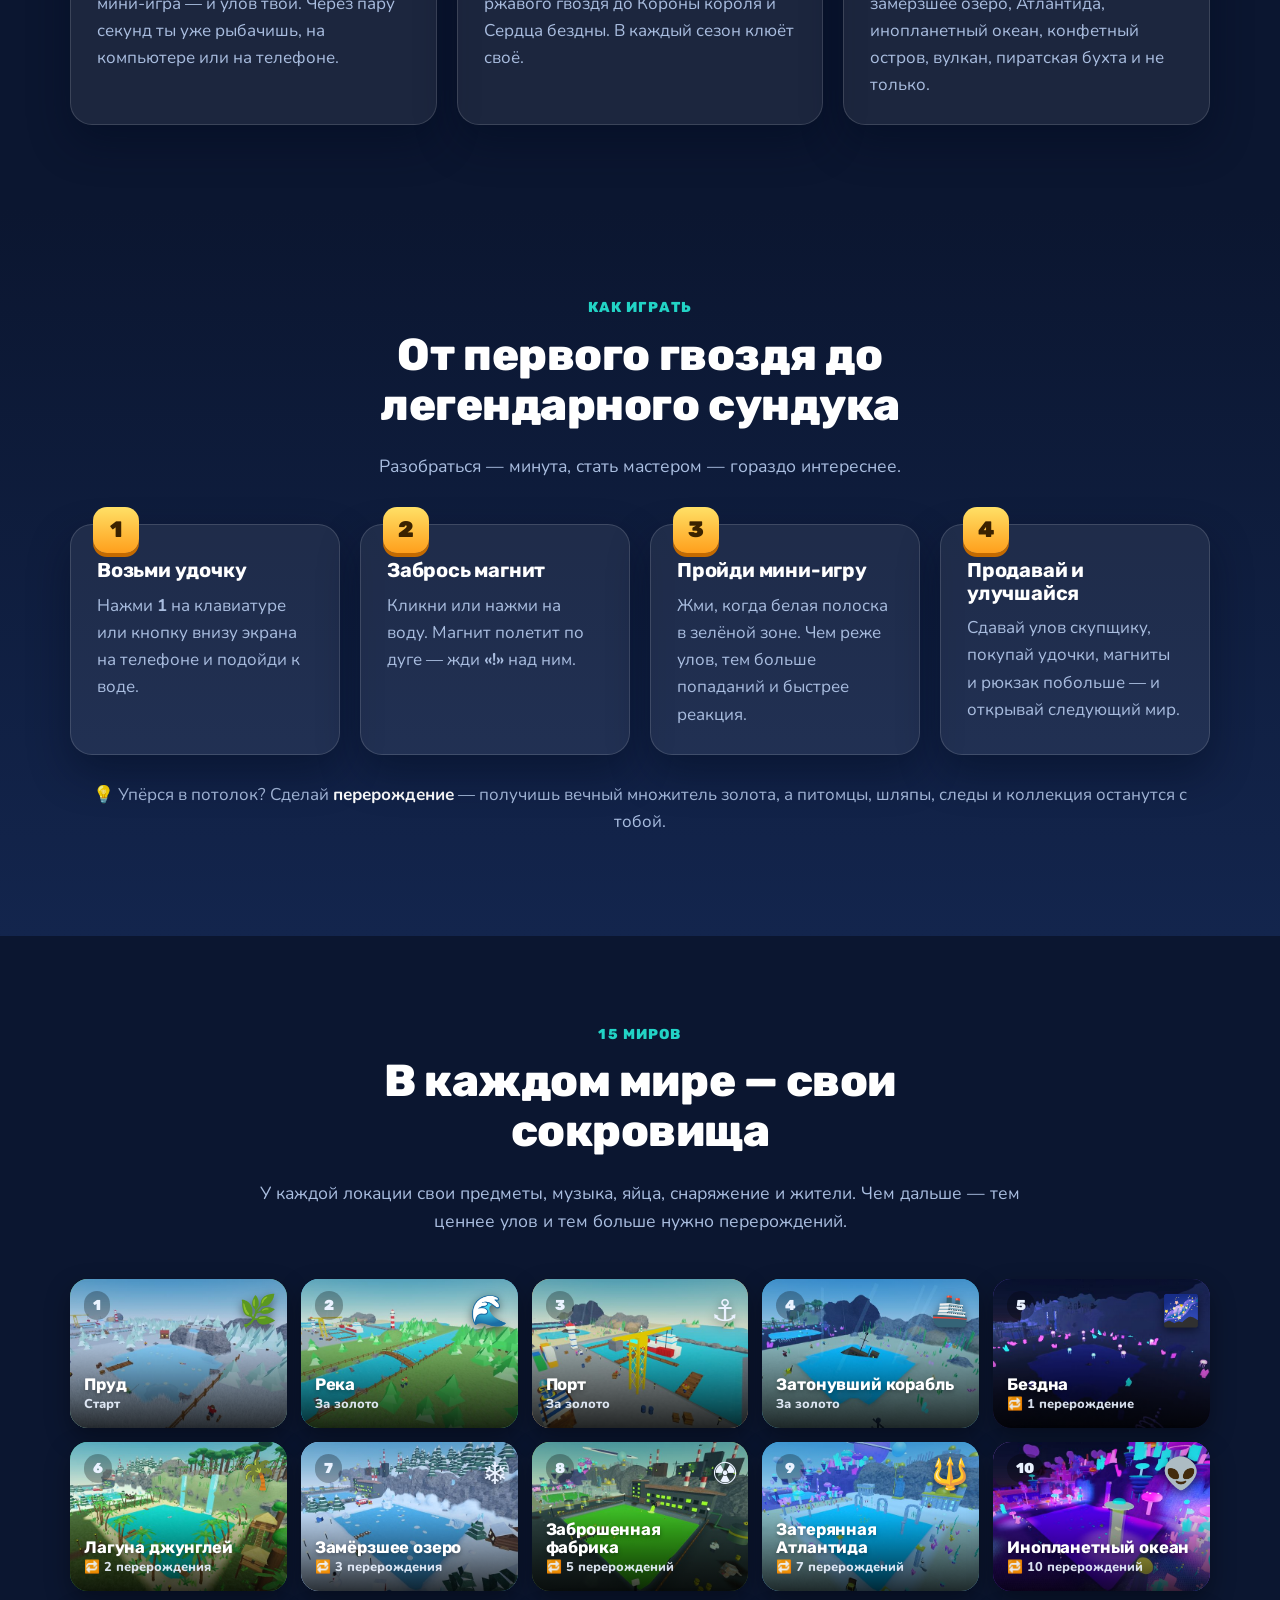
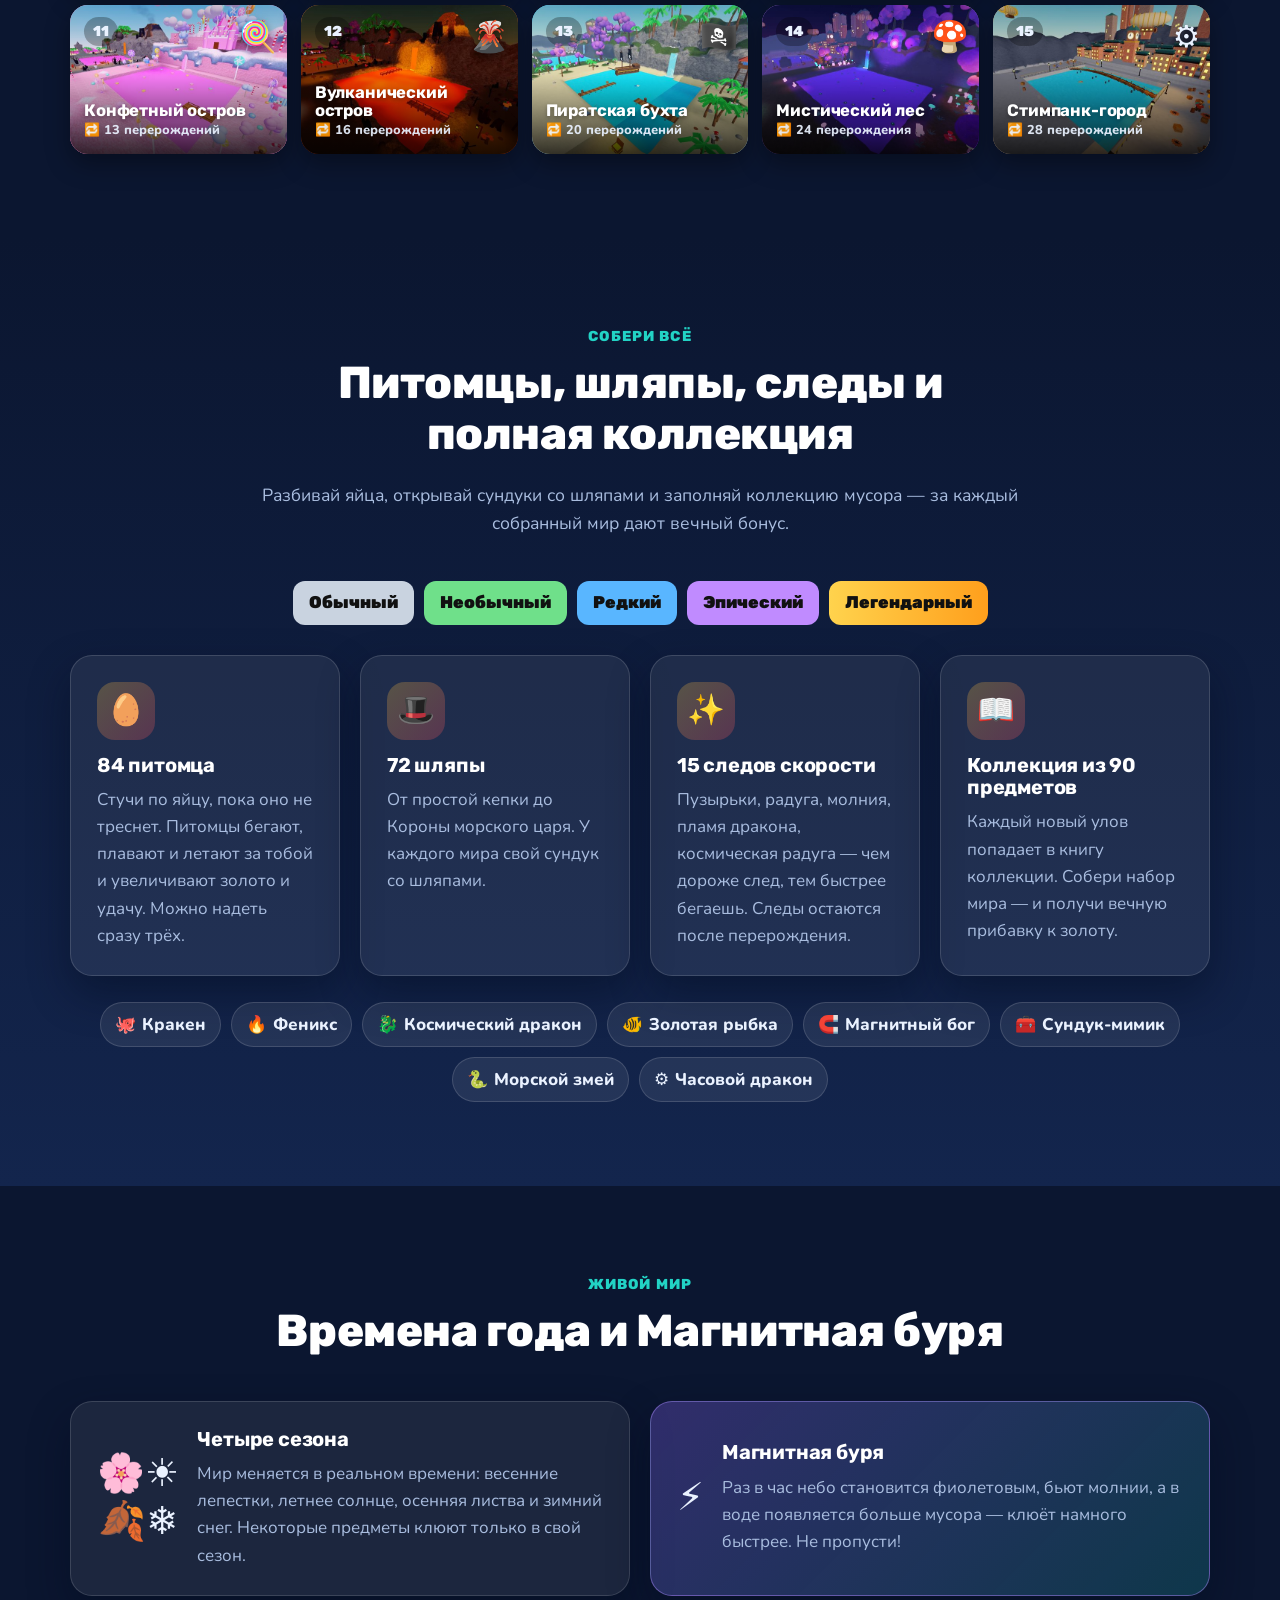
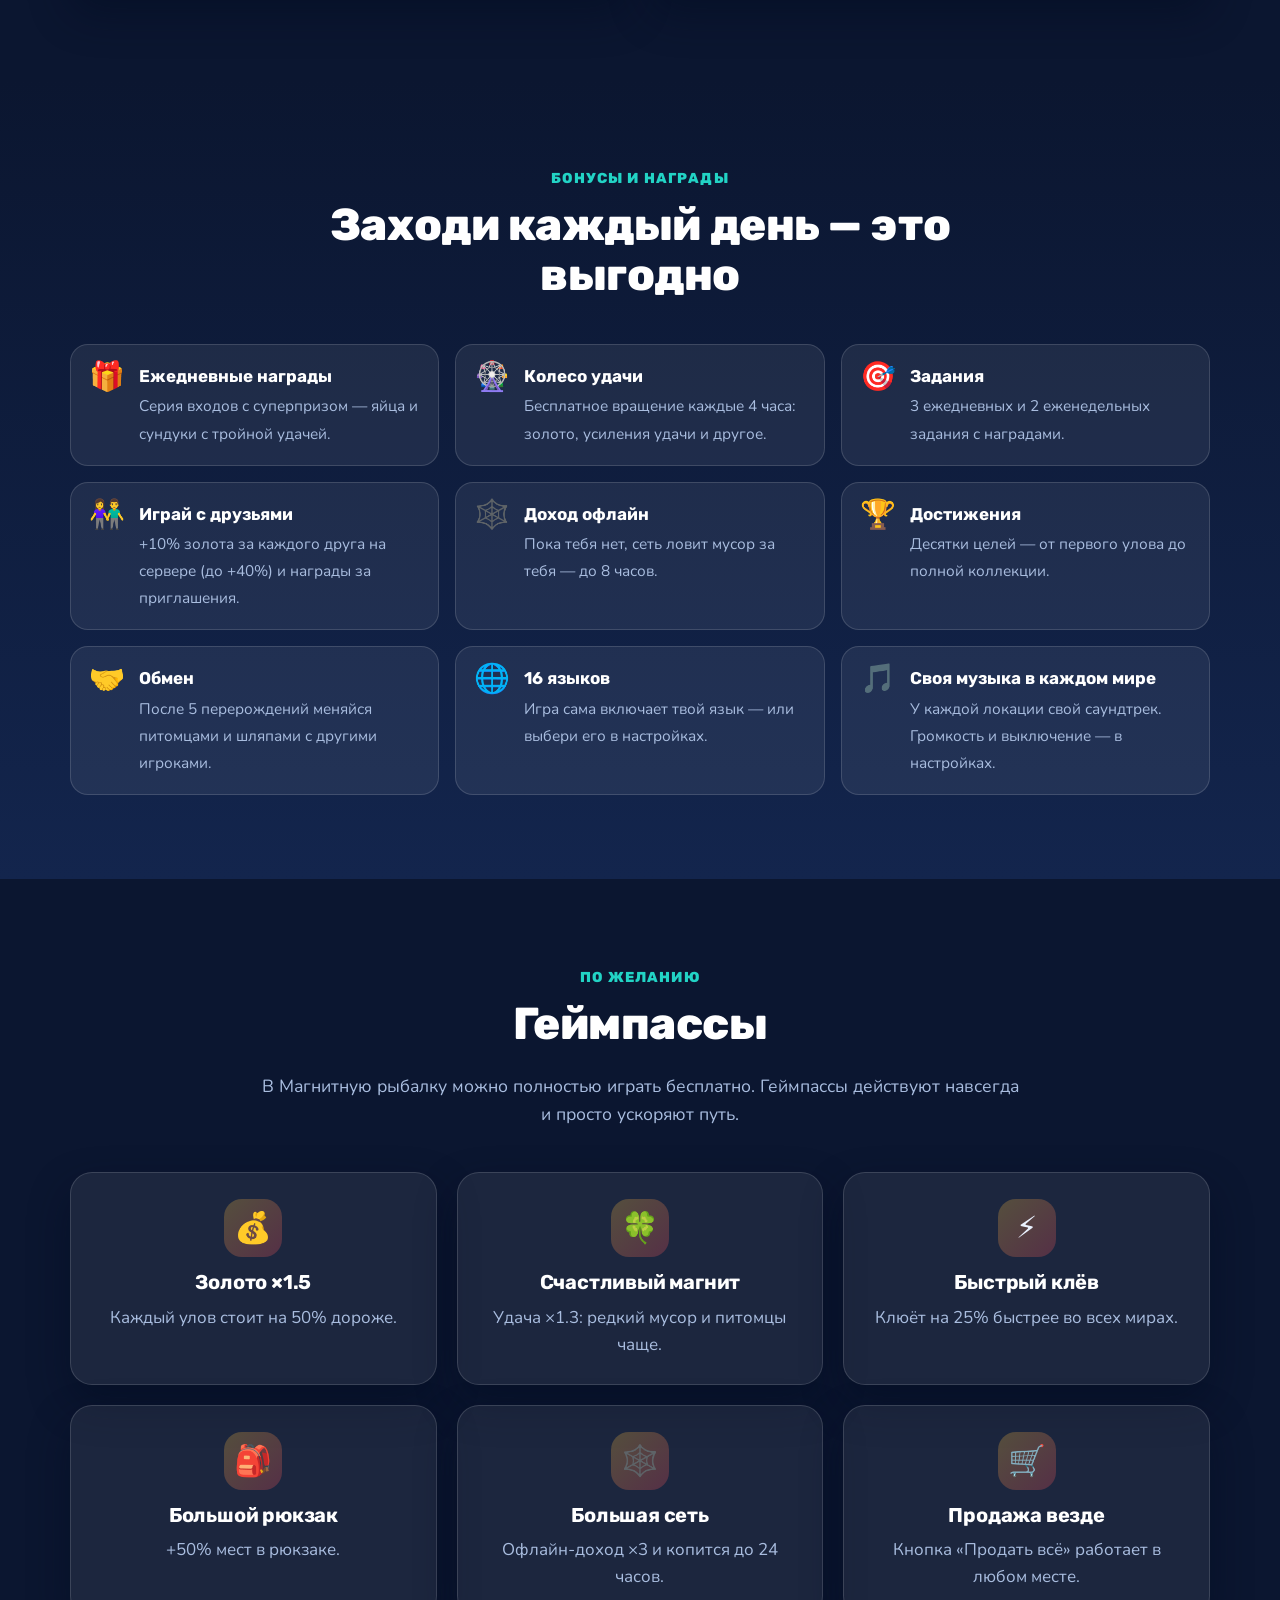
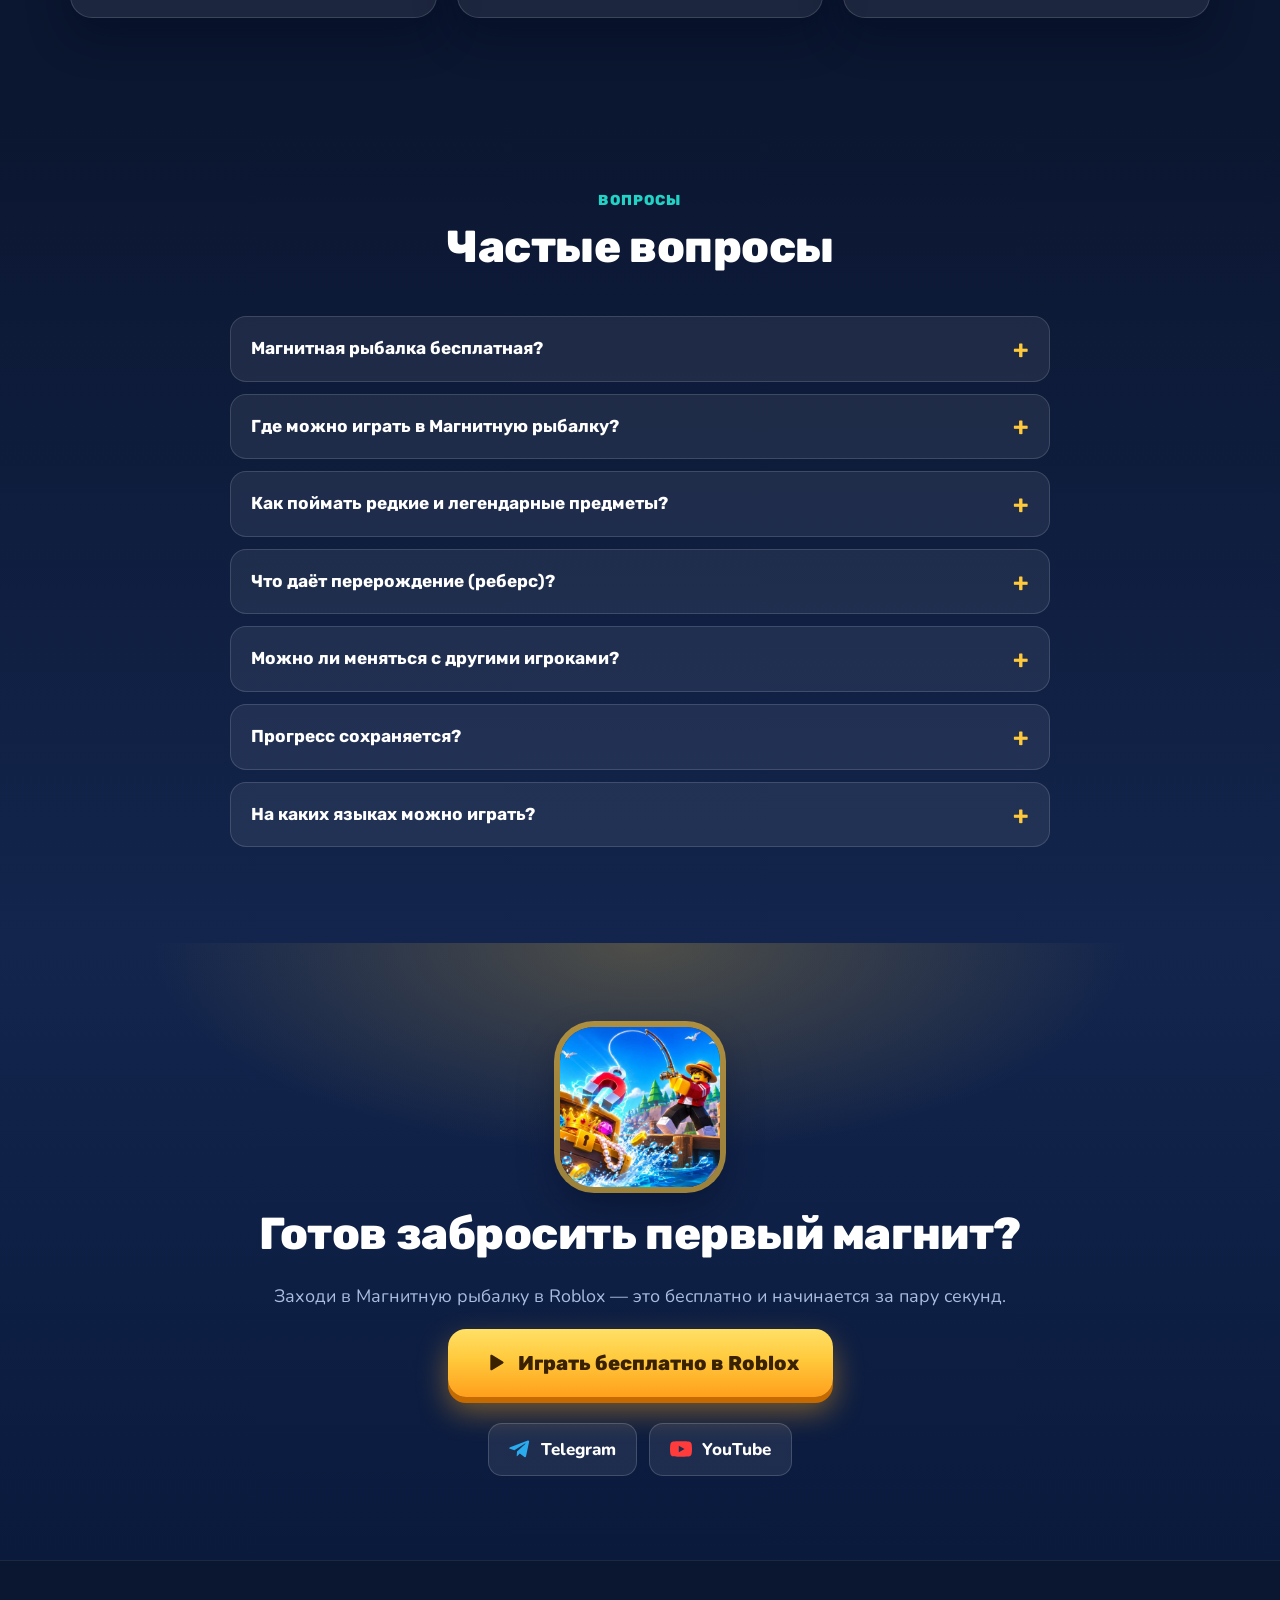
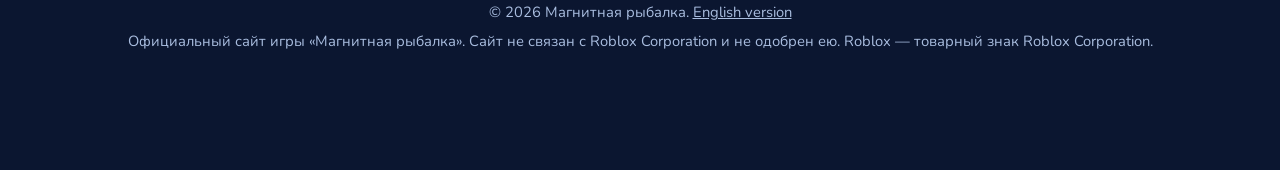
<file: ru/index.html>
<!doctype html>
<html lang="ru">
<head>
<meta charset="utf-8">
<meta name="viewport" content="width=device-width, initial-scale=1">
<title>Магнитная рыбалка — симулятор в Roblox | Играть бесплатно</title>
<meta name="description" content="Бесплатный симулятор в Roblox: забрасывай магнит, вылавливай сокровища, собирай 90 предметов и 84 питомца, открывай 15 миров. Играй на ПК и телефоне.">
<meta name="keywords" content="магнитная рыбалка роблокс, симулятор рыбалки роблокс, magnet fishing roblox, игра магнитная рыбалка, симулятор роблокс, питомцы роблокс">
<link rel="canonical" href="https://nikitasyagaev.github.io/magnet-fishing/ru/">
<link rel="alternate" hreflang="en" href="https://nikitasyagaev.github.io/magnet-fishing/">
<link rel="alternate" hreflang="ru" href="https://nikitasyagaev.github.io/magnet-fishing/ru/">
<link rel="alternate" hreflang="x-default" href="https://nikitasyagaev.github.io/magnet-fishing/">
<meta name="robots" content="index, follow, max-image-preview:large">
<meta name="theme-color" content="#0f4c9c">

<meta property="og:type" content="website">
<meta property="og:site_name" content="Магнитная рыбалка">
<meta property="og:title" content="Магнитная рыбалка — лови сокровища магнитом в Roblox">
<meta property="og:description" content="Забрасывай магнит, вылавливай сокровища, выводи питомцев и открывай 15 миров. Бесплатно в Roblox.">
<meta property="og:url" content="https://nikitasyagaev.github.io/magnet-fishing/ru/">
<meta property="og:image" content="https://nikitasyagaev.github.io/magnet-fishing/assets/img/og-image.jpg">
<meta property="og:image:width" content="1200">
<meta property="og:image:height" content="630">
<meta property="og:image:alt" content="Персонаж Roblox вытаскивает из моря сундук с сокровищами огромным магнитом">
<meta property="og:locale" content="ru_RU">
<meta property="og:locale:alternate" content="en_US">
<meta name="twitter:card" content="summary_large_image">
<meta name="twitter:title" content="Магнитная рыбалка — симулятор в Roblox">
<meta name="twitter:description" content="Забрасывай магнит, вылавливай сокровища, выводи питомцев и открывай 15 миров. Бесплатно в Roblox.">
<meta name="twitter:image" content="https://nikitasyagaev.github.io/magnet-fishing/assets/img/og-image.jpg">

<link rel="icon" type="image/png" sizes="48x48" href="../assets/img/favicon-48.png">
<link rel="apple-touch-icon" href="../assets/img/apple-touch-icon.png">
<link rel="manifest" href="../site.webmanifest">

<link rel="preconnect" href="https://fonts.googleapis.com">
<link rel="preconnect" href="https://fonts.gstatic.com" crossorigin>
<link href="https://fonts.googleapis.com/css2?family=Nunito:wght@400;700;800&family=Rubik:wght@700;800;900&display=swap" rel="stylesheet">
<link rel="preload" as="image" href="../assets/img/hero.jpg" imagesrcset="../assets/img/hero-768.jpg 768w, ../assets/img/hero.jpg 1280w" imagesizes="(max-width: 900px) 100vw, 560px">
<link rel="stylesheet" href="../assets/css/style.css">

<script type="application/ld+json">
{
  "@context": "https://schema.org",
  "@type": "VideoGame",
  "name": "Магнитная рыбалка",
  "alternateName": "Magnet Fishing",
  "description": "Бесплатный симулятор в Roblox: ловля сокровищ магнитом, коллекция предметов и питомцев, перерождения и 15 тематических миров.",
  "url": "https://nikitasyagaev.github.io/magnet-fishing/ru/",
  "image": "https://nikitasyagaev.github.io/magnet-fishing/assets/img/og-image.jpg",
  "genre": ["Симулятор", "Рыбалка", "Казуальная игра"],
  "gamePlatform": ["Roblox", "Windows", "macOS", "Android", "iOS"],
  "applicationCategory": "Game",
  "playMode": ["SinglePlayer", "MultiPlayer"],
  "inLanguage": ["ru", "en", "es", "pt", "fr", "de", "pl", "it", "tr", "id", "hi", "ja", "ko", "zh", "th", "vi"],
  "offers": { "@type": "Offer", "price": "0", "priceCurrency": "USD", "availability": "https://schema.org/InStock", "url": "https://www.roblox.com/games/138281240832165" },
  "sameAs": ["https://www.roblox.com/games/138281240832165", "https://t.me/magnet_Fishing", "https://www.youtube.com/@PRETZELVERSE"]
}
</script>
<script type="application/ld+json">
{
  "@context": "https://schema.org",
  "@type": "FAQPage",
  "mainEntity": [
    { "@type": "Question", "name": "Магнитная рыбалка бесплатная?", "acceptedAnswer": { "@type": "Answer", "text": "Да, в Магнитную рыбалку можно играть бесплатно в Roblox. Геймпассы необязательны и только ускоряют прогресс." } },
    { "@type": "Question", "name": "Где можно играть в Магнитную рыбалку?", "acceptedAnswer": { "@type": "Answer", "text": "На компьютере (Windows и Mac) через сайт или приложение Roblox, а также на телефонах и планшетах Android и iOS через приложение Roblox." } },
    { "@type": "Question", "name": "Как поймать редкие и легендарные предметы?", "acceptedAnswer": { "@type": "Answer", "text": "Улучшай удочку и магнит, открывай новые миры, бери питомцев с бонусом удачи и рыбачь во время Магнитной бури — тогда редкие предметы клюют гораздо чаще." } },
    { "@type": "Question", "name": "Что даёт перерождение (реберс)?", "acceptedAnswer": { "@type": "Answer", "text": "Перерождение обнуляет золото, снаряжение, рюкзак и открытые миры, но навсегда увеличивает множитель золота. Питомцы, шляпы, следы, коллекция и достижения остаются. Дальние миры открываются только после нескольких перерождений." } },
    { "@type": "Question", "name": "Можно ли меняться с другими игроками?", "acceptedAnswer": { "@type": "Answer", "text": "Да. После 5 перерождений можно обмениваться питомцами и шляпами с другими игроками на сервере." } },
    { "@type": "Question", "name": "Прогресс сохраняется?", "acceptedAnswer": { "@type": "Answer", "text": "Да, прогресс автоматически сохраняется в твоём аккаунте Roblox. Пока тебя нет в игре, сеть продолжает ловить мусор за тебя." } },
    { "@type": "Question", "name": "На каких языках можно играть?", "acceptedAnswer": { "@type": "Answer", "text": "На 16 языках: русский, английский, испанский, португальский, французский, немецкий, польский, итальянский, турецкий, индонезийский, хинди, японский, корейский, китайский, тайский и вьетнамский. Игра сама выбирает язык твоего Roblox." } }
  ]
}
</script>
</head>
<body>
<a class="skip" href="#main">Перейти к содержанию</a>

<header class="site-header">
  <nav class="container nav" aria-label="Главное меню">
    <a class="brand" href="./" aria-label="Магнитная рыбалка — главная">
      <img src="../assets/img/icon-96.jpg" alt="" width="38" height="38">
      <span>Магнитная рыбалка</span>
    </a>
    <ul class="nav-links">
      <li><a href="#about">Об игре</a></li>
      <li><a href="#how">Как играть</a></li>
      <li><a href="#worlds">Миры</a></li>
      <li><a href="#bonuses">Бонусы</a></li>
      <li><a href="#faq">Вопросы</a></li>
    </ul>
    <div class="lang" aria-label="Язык">
      <a href="../" hreflang="en" lang="en">EN</a>
      <a href="./" aria-current="true" hreflang="ru" lang="ru">RU</a>
    </div>
    <a class="btn btn-play" href="https://www.roblox.com/games/138281240832165" target="_blank" rel="noopener" data-cta="header">Играть</a>
    <button class="menu-btn" type="button" aria-label="Открыть меню" aria-expanded="false">☰</button>
  </nav>
</header>

<main id="main">
  <section class="hero">
    <div class="bubbles" aria-hidden="true"></div>
    <div class="container hero-grid">
      <div>
        <span class="eyebrow">🧲 Симулятор в Roblox · бесплатно</span>
        <h1>Магнитная рыбалка <span class="accent">вылови сокровища со дна!</span></h1>
        <p class="lead">Забрасывай огромный магнит, вытаскивай ржавые гвозди, золотые короны и инопланетные артефакты, продавай улов, улучшай снаряжение и отправляйся всё дальше — от тихого пруда до стимпанк-города.</p>
        <div class="hero-cta">
          <a class="btn btn-play btn-lg" href="https://www.roblox.com/games/138281240832165" target="_blank" rel="noopener" data-cta="hero">
            <svg class="play-ico" viewBox="0 0 24 24" aria-hidden="true"><path fill="currentColor" d="M8 5.5v13a1 1 0 0 0 1.5.86l10.6-6.5a1 1 0 0 0 0-1.72L9.5 4.64A1 1 0 0 0 8 5.5z"/></svg>
            Играть бесплатно в Roblox
          </a>
          <a class="btn btn-ghost" href="#how">Как играть</a>
        </div>
        <ul class="chips" aria-label="Игра в цифрах">
          <li><b>15</b> миров</li>
          <li><b>90</b> предметов</li>
          <li><b>84</b> питомца</li>
          <li><b>72</b> шляпы</li>
          <li><b>15</b> следов</li>
          <li><b>16</b> языков</li>
        </ul>
      </div>
      <div class="hero-art">
        <div class="frame">
          <img src="../assets/img/hero.jpg" srcset="../assets/img/hero-768.jpg 768w, ../assets/img/hero.jpg 1280w" sizes="(max-width: 900px) 100vw, 560px" width="1280" height="726" alt="Рыбак из Roblox в соломенной шляпе вытаскивает из моря сундук с короной и драгоценностями большим красным магнитом" fetchpriority="high">
        </div>
        <div class="badge">ПК · Телефон · Планшет<small>работает везде, где есть Roblox</small></div>
      </div>
    </div>
    <div class="wave" aria-hidden="true">
      <svg viewBox="0 0 1440 110" preserveAspectRatio="none"><path fill="#0b1630" d="M0,64 C180,110 360,10 540,40 C720,70 900,110 1080,72 C1260,34 1350,40 1440,56 L1440,110 L0,110 Z"/></svg>
    </div>
  </section>

  <section id="about">
    <div class="container">
      <div class="section-head reveal">
        <span class="kicker">Об игре</span>
        <h2>Уютная охота за сокровищами — магнитом</h2>
        <p>Магнитная рыбалка — симулятор в Roblox, где вместо рыбы ты вылавливаешь всё, что люди когда-либо роняли в воду. В каждом мире свои сокровища, каждый улов делает тебя богаче, а каждое улучшение открывает путь дальше.</p>
      </div>
      <div class="grid grid-3">
        <article class="card reveal">
          <div class="ico">🧲</div>
          <h3>Легко начать</h3>
          <p>Одно нажатие — заброс, короткая мини-игра — и улов твой. Через пару секунд ты уже рыбачишь, на компьютере или на телефоне.</p>
        </article>
        <article class="card reveal">
          <div class="ico">💎</div>
          <h3>Каждый заброс — сюрприз</h3>
          <p>90 предметов пяти редкостей: от ржавого гвоздя до Короны короля и Сердца бездны. В каждый сезон клюёт своё.</p>
        </article>
        <article class="card reveal">
          <div class="ico">🌍</div>
          <h3>15 миров</h3>
          <p>Пруды и реки, затонувший корабль, замёрзшее озеро, Атлантида, инопланетный океан, конфетный остров, вулкан, пиратская бухта и не только.</p>
        </article>
      </div>
    </div>
  </section>

  <section id="how" class="alt">
    <div class="container">
      <div class="section-head reveal">
        <span class="kicker">Как играть</span>
        <h2>От первого гвоздя до легендарного сундука</h2>
        <p>Разобраться — минута, стать мастером — гораздо интереснее.</p>
      </div>
      <div class="grid grid-4 steps">
        <article class="card step reveal">
          <h3>Возьми удочку</h3>
          <p>Нажми <b>1</b> на клавиатуре или кнопку внизу экрана на телефоне и подойди к воде.</p>
        </article>
        <article class="card step reveal">
          <h3>Забрось магнит</h3>
          <p>Кликни или нажми на воду. Магнит полетит по дуге — жди <b>«!»</b> над ним.</p>
        </article>
        <article class="card step reveal">
          <h3>Пройди мини-игру</h3>
          <p>Жми, когда белая полоска в зелёной зоне. Чем реже улов, тем больше попаданий и быстрее реакция.</p>
        </article>
        <article class="card step reveal">
          <h3>Продавай и улучшайся</h3>
          <p>Сдавай улов скупщику, покупай удочки, магниты и рюкзак побольше — и открывай следующий мир.</p>
        </article>
      </div>
      <p class="tip reveal">💡 Упёрся в потолок? Сделай <b>перерождение</b> — получишь вечный множитель золота, а питомцы, шляпы, следы и коллекция останутся с тобой.</p>
    </div>
  </section>

  <section id="worlds">
    <div class="container">
      <div class="section-head reveal">
        <span class="kicker">15 миров</span>
        <h2>В каждом мире — свои сокровища</h2>
        <p>У каждой локации свои предметы, музыка, яйца, снаряжение и жители. Чем дальше — тем ценнее улов и тем больше нужно перерождений.</p>
      </div>
      <div class="grid zones">
        <article class="zone reveal" style="--z1:#6fcf6a;--z2:#2e7f4f"><img src="../assets/img/zones/pond.jpg" alt="Пруд — мир в игре Магнитная рыбалка" width="640" height="400" loading="lazy" decoding="async"><span class="shade"></span><span class="z-num">1</span><span class="z-ico">🌿</span><h3>Пруд</h3><span class="z-req">Старт</span></article>
        <article class="zone reveal" style="--z1:#4fc3f7;--z2:#1e6fa8"><img src="../assets/img/zones/river.jpg" alt="Река — мир в игре Магнитная рыбалка" width="640" height="400" loading="lazy" decoding="async"><span class="shade"></span><span class="z-num">2</span><span class="z-ico">🌊</span><h3>Река</h3><span class="z-req">За золото</span></article>
        <article class="zone reveal" style="--z1:#f6c86b;--z2:#c0662c"><img src="../assets/img/zones/harbor.jpg" alt="Порт — мир в игре Магнитная рыбалка" width="640" height="400" loading="lazy" decoding="async"><span class="shade"></span><span class="z-num">3</span><span class="z-ico">⚓</span><h3>Порт</h3><span class="z-req">За золото</span></article>
        <article class="zone reveal" style="--z1:#2ac0d8;--z2:#0e5a7f"><img src="../assets/img/zones/shipwreck.jpg" alt="Затонувший корабль — мир в игре Магнитная рыбалка" width="640" height="400" loading="lazy" decoding="async"><span class="shade"></span><span class="z-num">4</span><span class="z-ico">🚢</span><h3>Затонувший корабль</h3><span class="z-req">За золото</span></article>
        <article class="zone reveal" style="--z1:#6a4fd0;--z2:#1d1050"><img src="../assets/img/zones/abyss.jpg" alt="Бездна — мир в игре Магнитная рыбалка" width="640" height="400" loading="lazy" decoding="async"><span class="shade"></span><span class="z-num">5</span><span class="z-ico">🌌</span><h3>Бездна</h3><span class="z-req">🔁 1 перерождение</span></article>
        <article class="zone reveal" style="--z1:#33c27f;--z2:#0e5b40"><img src="../assets/img/zones/jungle.jpg" alt="Лагуна джунглей — мир в игре Магнитная рыбалка" width="640" height="400" loading="lazy" decoding="async"><span class="shade"></span><span class="z-num">6</span><span class="z-ico">🌴</span><h3>Лагуна джунглей</h3><span class="z-req">🔁 2 перерождения</span></article>
        <article class="zone reveal" style="--z1:#a9d8ff;--z2:#4c78b8"><img src="../assets/img/zones/frozen.jpg" alt="Замёрзшее озеро — мир в игре Магнитная рыбалка" width="640" height="400" loading="lazy" decoding="async"><span class="shade"></span><span class="z-num">7</span><span class="z-ico">❄️</span><h3>Замёрзшее озеро</h3><span class="z-req">🔁 3 перерождения</span></article>
        <article class="zone reveal" style="--z1:#a9d24c;--z2:#3f5718"><img src="../assets/img/zones/toxic.jpg" alt="Заброшенная фабрика — мир в игре Магнитная рыбалка" width="640" height="400" loading="lazy" decoding="async"><span class="shade"></span><span class="z-num">8</span><span class="z-ico">☢️</span><h3>Заброшенная фабрика</h3><span class="z-req">🔁 5 перерождений</span></article>
        <article class="zone reveal" style="--z1:#33b6ef;--z2:#0b3f7f"><img src="../assets/img/zones/atlantis.jpg" alt="Затерянная Атлантида — мир в игре Магнитная рыбалка" width="640" height="400" loading="lazy" decoding="async"><span class="shade"></span><span class="z-num">9</span><span class="z-ico">🔱</span><h3>Затерянная Атлантида</h3><span class="z-req">🔁 7 перерождений</span></article>
        <article class="zone reveal" style="--z1:#b46bff;--z2:#33106e"><img src="../assets/img/zones/alien.jpg" alt="Инопланетный океан — мир в игре Магнитная рыбалка" width="640" height="400" loading="lazy" decoding="async"><span class="shade"></span><span class="z-num">10</span><span class="z-ico">👽</span><h3>Инопланетный океан</h3><span class="z-req">🔁 10 перерождений</span></article>
        <article class="zone reveal" style="--z1:#ff9ad5;--z2:#c23f86"><img src="../assets/img/zones/candy.jpg" alt="Конфетный остров — мир в игре Магнитная рыбалка" width="640" height="400" loading="lazy" decoding="async"><span class="shade"></span><span class="z-num">11</span><span class="z-ico">🍭</span><h3>Конфетный остров</h3><span class="z-req">🔁 13 перерождений</span></article>
        <article class="zone reveal" style="--z1:#ff8a3d;--z2:#8a1a10"><img src="../assets/img/zones/volcano.jpg" alt="Вулканический остров — мир в игре Магнитная рыбалка" width="640" height="400" loading="lazy" decoding="async"><span class="shade"></span><span class="z-num">12</span><span class="z-ico">🌋</span><h3>Вулканический остров</h3><span class="z-req">🔁 16 перерождений</span></article>
        <article class="zone reveal" style="--z1:#3fd1ff;--z2:#155f9c"><img src="../assets/img/zones/pirate.jpg" alt="Пиратская бухта — мир в игре Магнитная рыбалка" width="640" height="400" loading="lazy" decoding="async"><span class="shade"></span><span class="z-num">13</span><span class="z-ico">🏴‍☠️</span><h3>Пиратская бухта</h3><span class="z-req">🔁 20 перерождений</span></article>
        <article class="zone reveal" style="--z1:#c58cff;--z2:#3f1b78"><img src="../assets/img/zones/mystic.jpg" alt="Мистический лес — мир в игре Магнитная рыбалка" width="640" height="400" loading="lazy" decoding="async"><span class="shade"></span><span class="z-num">14</span><span class="z-ico">🍄</span><h3>Мистический лес</h3><span class="z-req">🔁 24 перерождения</span></article>
        <article class="zone reveal" style="--z1:#e3b778;--z2:#6a3f1c"><img src="../assets/img/zones/steampunk.jpg" alt="Стимпанк-город — мир в игре Магнитная рыбалка" width="640" height="400" loading="lazy" decoding="async"><span class="shade"></span><span class="z-num">15</span><span class="z-ico">⚙️</span><h3>Стимпанк-город</h3><span class="z-req">🔁 28 перерождений</span></article>
      </div>
    </div>
  </section>

  <section id="collect" class="alt">
    <div class="container">
      <div class="section-head reveal">
        <span class="kicker">Собери всё</span>
        <h2>Питомцы, шляпы, следы и полная коллекция</h2>
        <p>Разбивай яйца, открывай сундуки со шляпами и заполняй коллекцию мусора — за каждый собранный мир дают вечный бонус.</p>
      </div>
      <ul class="rarity reveal" aria-label="Редкость">
        <li class="r-common">Обычный</li>
        <li class="r-uncommon">Необычный</li>
        <li class="r-rare">Редкий</li>
        <li class="r-epic">Эпический</li>
        <li class="r-legendary">Легендарный</li>
      </ul>
      <div class="grid grid-4">
        <article class="card reveal">
          <div class="ico">🥚</div>
          <h3>84 питомца</h3>
          <p>Стучи по яйцу, пока оно не треснет. Питомцы бегают, плавают и летают за тобой и увеличивают золото и удачу. Можно надеть сразу трёх.</p>
        </article>
        <article class="card reveal">
          <div class="ico">🎩</div>
          <h3>72 шляпы</h3>
          <p>От простой кепки до Короны морского царя. У каждого мира свой сундук со шляпами.</p>
        </article>
        <article class="card reveal">
          <div class="ico">✨</div>
          <h3>15 следов скорости</h3>
          <p>Пузырьки, радуга, молния, пламя дракона, космическая радуга — чем дороже след, тем быстрее бегаешь. Следы остаются после перерождения.</p>
        </article>
        <article class="card reveal">
          <div class="ico">📖</div>
          <h3>Коллекция из 90 предметов</h3>
          <p>Каждый новый улов попадает в книгу коллекции. Собери набор мира — и получи вечную прибавку к золоту.</p>
        </article>
      </div>
      <ul class="pets reveal" aria-label="Некоторые легендарные питомцы">
        <li><span>🐙</span>Кракен</li>
        <li><span>🔥</span>Феникс</li>
        <li><span>🐉</span>Космический дракон</li>
        <li><span>🐠</span>Золотая рыбка</li>
        <li><span>🧲</span>Магнитный бог</li>
        <li><span>🧰</span>Сундук-мимик</li>
        <li><span>🐍</span>Морской змей</li>
        <li><span>⚙️</span>Часовой дракон</li>
      </ul>
    </div>
  </section>

  <section id="events">
    <div class="container">
      <div class="section-head reveal">
        <span class="kicker">Живой мир</span>
        <h2>Времена года и Магнитная буря</h2>
      </div>
      <div class="grid grid-2">
        <article class="card event reveal">
          <div class="big">🌸☀️<br>🍂❄️</div>
          <div>
            <h3>Четыре сезона</h3>
            <p>Мир меняется в реальном времени: весенние лепестки, летнее солнце, осенняя листва и зимний снег. Некоторые предметы клюют только в свой сезон.</p>
          </div>
        </article>
        <article class="card event storm reveal">
          <div class="big">⚡</div>
          <div>
            <h3>Магнитная буря</h3>
            <p>Раз в час небо становится фиолетовым, бьют молнии, а в воде появляется больше мусора — клюёт намного быстрее. Не пропусти!</p>
          </div>
        </article>
      </div>
    </div>
  </section>

  <section id="bonuses" class="alt">
    <div class="container">
      <div class="section-head reveal">
        <span class="kicker">Бонусы и награды</span>
        <h2>Заходи каждый день — это выгодно</h2>
      </div>
      <ul class="bonus-list">
        <li class="reveal"><span class="b-ico">🎁</span><div><b>Ежедневные награды</b><span>Серия входов с суперпризом — яйца и сундуки с тройной удачей.</span></div></li>
        <li class="reveal"><span class="b-ico">🎡</span><div><b>Колесо удачи</b><span>Бесплатное вращение каждые 4 часа: золото, усиления удачи и другое.</span></div></li>
        <li class="reveal"><span class="b-ico">🎯</span><div><b>Задания</b><span>3 ежедневных и 2 еженедельных задания с наградами.</span></div></li>
        <li class="reveal"><span class="b-ico">👫</span><div><b>Играй с друзьями</b><span>+10% золота за каждого друга на сервере (до +40%) и награды за приглашения.</span></div></li>
        <li class="reveal"><span class="b-ico">🕸️</span><div><b>Доход офлайн</b><span>Пока тебя нет, сеть ловит мусор за тебя — до 8 часов.</span></div></li>
        <li class="reveal"><span class="b-ico">🏆</span><div><b>Достижения</b><span>Десятки целей — от первого улова до полной коллекции.</span></div></li>
        <li class="reveal"><span class="b-ico">🤝</span><div><b>Обмен</b><span>После 5 перерождений меняйся питомцами и шляпами с другими игроками.</span></div></li>
        <li class="reveal"><span class="b-ico">🌐</span><div><b>16 языков</b><span>Игра сама включает твой язык — или выбери его в настройках.</span></div></li>
        <li class="reveal"><span class="b-ico">🎵</span><div><b>Своя музыка в каждом мире</b><span>У каждой локации свой саундтрек. Громкость и выключение — в настройках.</span></div></li>
      </ul>
    </div>
  </section>

  <section id="passes">
    <div class="container">
      <div class="section-head reveal">
        <span class="kicker">По желанию</span>
        <h2>Геймпассы</h2>
        <p>В Магнитную рыбалку можно полностью играть бесплатно. Геймпассы действуют навсегда и просто ускоряют путь.</p>
      </div>
      <div class="grid passes">
        <article class="card pass reveal"><div class="ico">💰</div><h3>Золото ×1.5</h3><p>Каждый улов стоит на 50% дороже.</p></article>
        <article class="card pass reveal"><div class="ico">🍀</div><h3>Счастливый магнит</h3><p>Удача ×1.3: редкий мусор и питомцы чаще.</p></article>
        <article class="card pass reveal"><div class="ico">⚡</div><h3>Быстрый клёв</h3><p>Клюёт на 25% быстрее во всех мирах.</p></article>
        <article class="card pass reveal"><div class="ico">🎒</div><h3>Большой рюкзак</h3><p>+50% мест в рюкзаке.</p></article>
        <article class="card pass reveal"><div class="ico">🕸️</div><h3>Большая сеть</h3><p>Офлайн-доход ×3 и копится до 24 часов.</p></article>
        <article class="card pass reveal"><div class="ico">🛒</div><h3>Продажа везде</h3><p>Кнопка «Продать всё» работает в любом месте.</p></article>
      </div>
    </div>
  </section>

  <section id="faq" class="alt">
    <div class="container">
      <div class="section-head reveal">
        <span class="kicker">Вопросы</span>
        <h2>Частые вопросы</h2>
      </div>
      <div class="faq">
        <details><summary>Магнитная рыбалка бесплатная?</summary><p>Да, в Магнитную рыбалку можно играть бесплатно в Roblox. Геймпассы необязательны и только ускоряют прогресс.</p></details>
        <details><summary>Где можно играть в Магнитную рыбалку?</summary><p>На компьютере (Windows и Mac) через сайт или приложение Roblox, а также на телефонах и планшетах Android и iOS через приложение Roblox. Управление подстраивается под сенсорный экран.</p></details>
        <details><summary>Как поймать редкие и легендарные предметы?</summary><p>Улучшай удочку и магнит, открывай новые миры, бери питомцев с бонусом удачи и рыбачь во время Магнитной бури — тогда редкие предметы клюют гораздо чаще.</p></details>
        <details><summary>Что даёт перерождение (реберс)?</summary><p>Перерождение обнуляет золото, снаряжение, рюкзак и открытые миры, но навсегда увеличивает множитель золота. Питомцы, шляпы, следы, коллекция и достижения остаются. Дальние миры открываются только после нескольких перерождений.</p></details>
        <details><summary>Можно ли меняться с другими игроками?</summary><p>Да. После 5 перерождений можно обмениваться питомцами и шляпами с другими игроками на сервере.</p></details>
        <details><summary>Прогресс сохраняется?</summary><p>Да, прогресс автоматически сохраняется в твоём аккаунте Roblox. Пока тебя нет в игре, сеть продолжает ловить мусор за тебя.</p></details>
        <details><summary>На каких языках можно играть?</summary><p>На 16 языках: русский, английский, испанский, португальский, французский, немецкий, польский, итальянский, турецкий, индонезийский, хинди, японский, корейский, китайский, тайский и вьетнамский. Игра сама выбирает язык твоего Roblox.</p></details>
      </div>
    </div>
  </section>

  <section class="cta-final">
    <div class="container reveal">
      <img class="square" src="../assets/img/hero-square.jpg" width="160" height="160" alt="" loading="lazy">
      <h2>Готов забросить первый магнит?</h2>
      <p>Заходи в Магнитную рыбалку в Roblox — это бесплатно и начинается за пару секунд.</p>
      <a class="btn btn-play btn-lg" href="https://www.roblox.com/games/138281240832165" target="_blank" rel="noopener" data-cta="final">
        <svg class="play-ico" viewBox="0 0 24 24" aria-hidden="true"><path fill="currentColor" d="M8 5.5v13a1 1 0 0 0 1.5.86l10.6-6.5a1 1 0 0 0 0-1.72L9.5 4.64A1 1 0 0 0 8 5.5z"/></svg>
        Играть бесплатно в Roblox
      </a>
      <div class="socials">
        <a class="social tg" href="https://t.me/magnet_Fishing" target="_blank" rel="noopener"><svg viewBox="0 0 24 24" aria-hidden="true"><path fill="currentColor" d="M21.9 4.3 18.6 19.8c-.2 1.1-.9 1.4-1.8.9l-5-3.7-2.4 2.3c-.3.3-.5.5-1 .5l.3-5.1 9.3-8.4c.4-.4-.1-.6-.6-.2L5.9 13.3 1 11.8c-1.1-.3-1.1-1.1.2-1.6L20.5 2.8c.9-.3 1.7.2 1.4 1.5z"/></svg>Telegram</a>
        <a class="social yt" href="https://www.youtube.com/@PRETZELVERSE" target="_blank" rel="noopener"><svg viewBox="0 0 24 24" aria-hidden="true"><path fill="currentColor" d="M23.5 6.2a3 3 0 0 0-2.1-2.1C19.5 3.6 12 3.6 12 3.6s-7.5 0-9.4.5A3 3 0 0 0 .5 6.2 31 31 0 0 0 0 12a31 31 0 0 0 .5 5.8 3 3 0 0 0 2.1 2.1c1.9.5 9.4.5 9.4.5s7.5 0 9.4-.5a3 3 0 0 0 2.1-2.1A31 31 0 0 0 24 12a31 31 0 0 0-.5-5.8zM9.6 15.6V8.4l6.3 3.6-6.3 3.6z"/></svg>YouTube</a>
      </div>
    </div>
  </section>
</main>

<footer class="site-footer">
  <div class="container">
    <p>© <span id="year">2026</span> Магнитная рыбалка. <a href="../" hreflang="en">English version</a></p>
    <p>Официальный сайт игры «Магнитная рыбалка». Сайт не связан с Roblox Corporation и не одобрен ею. Roblox — товарный знак Roblox Corporation.</p>
  </div>
</footer>

<div class="sticky-play">
  <a class="btn btn-play" href="https://www.roblox.com/games/138281240832165" target="_blank" rel="noopener" data-cta="sticky">▶ Играть бесплатно в Roblox</a>
</div>

<script src="../assets/js/main.js" defer></script>
</body>
</html>
</file>
<file: assets/css/style.css>
/* Magnet Fishing — landing page styles */
:root {
  --ink: #0b1630;
  --ink-2: #13254d;
  --ocean: #0d3b7a;
  --ocean-2: #1360b8;
  --sky: #4cc3ff;
  --foam: #e9f7ff;
  --gold: #ffc93c;
  --gold-2: #ff9f1c;
  --red: #ff4d5e;
  --teal: #22d3c5;
  --white: #ffffff;
  --text: #eaf2ff;
  --muted: #a9bddf;
  --card: rgba(255, 255, 255, 0.07);
  --card-border: rgba(255, 255, 255, 0.14);
  --radius: 22px;
  --shadow: 0 18px 40px rgba(3, 10, 30, 0.45);
  --max: 1180px;
  --head: "Rubik", "Nunito", system-ui, -apple-system, "Segoe UI", sans-serif;
  --body: "Nunito", system-ui, -apple-system, "Segoe UI", sans-serif;
}

*, *::before, *::after { box-sizing: border-box; }
html { scroll-behavior: smooth; -webkit-text-size-adjust: 100%; }
body {
  margin: 0;
  font-family: var(--body);
  font-size: 17px;
  line-height: 1.6;
  color: var(--text);
  background: var(--ink);
  overflow-x: hidden;
}
img { max-width: 100%; display: block; }
a { color: var(--gold); }
h1, h2, h3 { font-family: var(--head); line-height: 1.12; margin: 0 0 .5em; color: var(--white); letter-spacing: -0.01em; }
h1 { font-size: clamp(2.3rem, 6vw, 4.4rem); font-weight: 900; }
h2 { font-size: clamp(1.8rem, 4vw, 2.8rem); font-weight: 800; }
h3 { font-size: 1.25rem; font-weight: 700; }
p { margin: 0 0 1em; }
.container { width: 100%; max-width: var(--max); margin: 0 auto; padding: 0 20px; }
.skip { position: absolute; left: -999px; top: 8px; background: var(--gold); color: var(--ink); padding: 8px 14px; border-radius: 10px; z-index: 100; }
.skip:focus { left: 8px; }
:focus-visible { outline: 3px solid var(--gold); outline-offset: 3px; border-radius: 8px; }

/* ---------- buttons ---------- */
.btn {
  display: inline-flex; align-items: center; justify-content: center; gap: .55em;
  font-family: var(--head); font-weight: 800; font-size: 1.08rem; text-decoration: none;
  padding: 15px 28px; border-radius: 16px; border: 0; cursor: pointer;
  transition: transform .15s ease, box-shadow .15s ease, filter .15s ease;
  white-space: nowrap;
}
.btn:hover { transform: translateY(-2px); filter: brightness(1.06); }
.btn:active { transform: translateY(1px); }
.btn-play {
  color: #3a2200;
  background: linear-gradient(180deg, #ffe066 0%, var(--gold) 45%, var(--gold-2) 100%);
  box-shadow: 0 6px 0 #c46a00, 0 14px 30px rgba(255, 170, 30, 0.45);
}
.btn-play:hover { box-shadow: 0 8px 0 #c46a00, 0 18px 36px rgba(255, 170, 30, 0.55); }
.btn-play:active { box-shadow: 0 3px 0 #c46a00, 0 8px 18px rgba(255, 170, 30, 0.4); }
.btn-play .play-ico { width: 1.25em; height: 1.25em; }
.btn-ghost { color: var(--white); background: rgba(255, 255, 255, 0.1); border: 2px solid rgba(255, 255, 255, 0.28); }
.btn-lg { font-size: 1.25rem; padding: 18px 34px; border-radius: 18px; }

/* ---------- header ---------- */
.site-header {
  position: sticky; top: 0; z-index: 50;
  background: rgba(8, 18, 42, 0.72);
  backdrop-filter: blur(12px); -webkit-backdrop-filter: blur(12px);
  border-bottom: 1px solid rgba(255, 255, 255, 0.08);
}
.nav { display: flex; align-items: center; gap: 18px; height: 68px; }
.brand { display: flex; align-items: center; gap: 10px; text-decoration: none; color: var(--white); font-family: var(--head); font-weight: 900; font-size: 1.2rem; }
.brand img { width: 38px; height: 38px; border-radius: 11px; box-shadow: 0 0 0 2px rgba(255, 201, 60, .7); }
.nav-links { display: flex; gap: 4px; margin-left: auto; list-style: none; padding: 0; margin-top: 0; margin-bottom: 0; }
.nav-links a { color: var(--muted); text-decoration: none; font-weight: 700; padding: 8px 12px; border-radius: 10px; font-size: .97rem; }
.nav-links a:hover { color: var(--white); background: rgba(255, 255, 255, 0.07); }
.lang { display: flex; gap: 2px; background: rgba(255, 255, 255, 0.08); border-radius: 12px; padding: 3px; }
.lang a { color: var(--muted); text-decoration: none; font-weight: 800; font-size: .85rem; padding: 6px 10px; border-radius: 9px; }
.lang a[aria-current="true"] { background: var(--gold); color: #3a2200; }
.nav .btn-play { padding: 10px 18px; font-size: .98rem; box-shadow: 0 4px 0 #c46a00; }
.menu-btn { display: none; margin-left: auto; background: rgba(255,255,255,.1); border: 0; color: var(--white); width: 44px; height: 44px; border-radius: 12px; font-size: 1.4rem; cursor: pointer; }

/* ---------- hero ---------- */
.hero {
  position: relative; overflow: hidden;
  background:
    radial-gradient(1200px 600px at 80% -10%, rgba(76, 195, 255, .35), transparent 60%),
    radial-gradient(900px 500px at -10% 20%, rgba(34, 211, 197, .18), transparent 60%),
    linear-gradient(180deg, #0f4c9c 0%, #0b2f6a 55%, var(--ink) 100%);
  padding: 56px 0 120px;
}
.hero-grid { display: grid; grid-template-columns: 1.05fr 1fr; gap: 48px; align-items: center; position: relative; z-index: 2; }
.hero-grid > *, .grid > * { min-width: 0; }
.eyebrow {
  display: inline-flex; align-items: center; gap: 8px; font-weight: 800; font-size: .9rem;
  color: #3a2200; background: var(--gold); padding: 6px 14px; border-radius: 999px; margin-bottom: 18px;
  text-transform: uppercase; letter-spacing: .04em;
}
.hero h1 .accent { color: var(--gold); text-shadow: 0 4px 0 rgba(196, 106, 0, .6); display: block; }
.hero .lead { font-size: 1.2rem; color: #d7e7ff; max-width: 34em; }
.hero-cta { display: flex; flex-wrap: wrap; gap: 14px; margin: 26px 0 26px; }
.chips { display: flex; flex-wrap: wrap; gap: 10px; list-style: none; padding: 0; margin: 0; }
.chips li { background: rgba(255, 255, 255, .1); border: 1px solid rgba(255, 255, 255, .16); padding: 7px 13px; border-radius: 999px; font-weight: 800; font-size: .93rem; }
.chips b { color: var(--gold); font-family: var(--head); }
.hero-art { position: relative; }
.hero-art .frame {
  position: relative; border-radius: 28px; overflow: hidden; transform: rotate(2deg);
  box-shadow: 0 30px 60px rgba(0, 0, 0, .45), 0 0 0 6px rgba(255, 255, 255, .12);
  animation: floaty 6s ease-in-out infinite;
}
.hero-art .frame img { width: 100%; height: auto; aspect-ratio: 1280 / 726; object-fit: cover; }
.hero-art .badge {
  position: absolute; left: -18px; bottom: -22px; z-index: 3;
  background: var(--red); color: var(--white); font-family: var(--head); font-weight: 900;
  padding: 12px 18px; border-radius: 18px; transform: rotate(-5deg);
  box-shadow: 0 6px 0 #b8202e, 0 14px 30px rgba(255, 77, 94, .4);
}
.hero-art .badge small { display: block; font-family: var(--body); font-weight: 800; font-size: .75rem; opacity: .9; }
.wave { position: absolute; left: 0; right: 0; bottom: -1px; z-index: 1; line-height: 0; }
.wave svg { width: 100%; height: 110px; display: block; }
.bubbles { position: absolute; inset: 0; pointer-events: none; z-index: 1; }
.bubbles span {
  position: absolute; bottom: -40px; border-radius: 50%;
  background: radial-gradient(circle at 30% 30%, rgba(255,255,255,.75), rgba(255,255,255,.08) 60%);
  border: 1px solid rgba(255,255,255,.25);
  animation: rise linear infinite;
}
@keyframes rise { to { transform: translateY(-110vh) translateX(30px); opacity: 0; } }
@keyframes floaty { 0%, 100% { transform: rotate(2deg) translateY(0); } 50% { transform: rotate(1deg) translateY(-10px); } }
@keyframes floaty-m { 0%, 100% { transform: translateY(0); } 50% { transform: translateY(-6px); } }

/* ---------- sections ---------- */
section { padding: 84px 0; position: relative; }
.section-head { text-align: center; max-width: 760px; margin: 0 auto 44px; }
.section-head p { color: var(--muted); font-size: 1.1rem; }
.kicker { display: inline-block; font-family: var(--head); font-weight: 800; color: var(--teal); text-transform: uppercase; letter-spacing: .08em; font-size: .9rem; margin-bottom: 10px; }
.alt { background: linear-gradient(180deg, var(--ink) 0%, var(--ink-2) 100%); }

.grid { display: grid; gap: 20px; }
.grid-2 { grid-template-columns: repeat(2, 1fr); }
.grid-3 { grid-template-columns: repeat(3, 1fr); }
.grid-4 { grid-template-columns: repeat(4, 1fr); }
.card {
  background: var(--card); border: 1px solid var(--card-border); border-radius: var(--radius);
  padding: 26px; box-shadow: var(--shadow);
}
.card p { color: var(--muted); margin: 0; }
.card .ico {
  width: 58px; height: 58px; border-radius: 18px; display: grid; place-items: center; font-size: 1.9rem; margin-bottom: 14px;
  background: linear-gradient(135deg, rgba(255,201,60,.25), rgba(255,77,94,.25));
}

/* steps */
.steps { counter-reset: step; }
.step { position: relative; padding-top: 34px; }
.step::before {
  counter-increment: step; content: counter(step);
  position: absolute; top: -18px; left: 22px;
  width: 46px; height: 46px; border-radius: 14px; display: grid; place-items: center;
  font-family: var(--head); font-weight: 900; font-size: 1.4rem; color: #3a2200;
  background: linear-gradient(180deg, #ffe066, var(--gold-2)); box-shadow: 0 4px 0 #c46a00;
}
.tip { margin-top: 26px; text-align: center; color: var(--muted); }
.tip b { color: var(--white); }

/* zones */
.zones { grid-template-columns: repeat(5, 1fr); gap: 14px; }
.zone {
  position: relative; border-radius: 18px; overflow: hidden; aspect-ratio: 16 / 11; min-height: 140px; padding: 14px;
  display: flex; flex-direction: column; justify-content: flex-end;
  background: linear-gradient(160deg, var(--z1), var(--z2));
  box-shadow: 0 10px 24px rgba(0,0,0,.35); isolation: isolate;
  transition: transform .2s ease;
}
.zone:hover { transform: translateY(-4px) rotate(-.5deg); }
.zone .z-ico { position: absolute; top: 8px; right: 10px; font-size: 1.9rem; filter: drop-shadow(0 3px 5px rgba(0,0,0,.5)); }
.zone:hover img { transform: scale(1.06); }
.zone img { transition: transform .4s ease; }
.zone .z-num { position: absolute; top: 12px; left: 14px; font-family: var(--head); font-weight: 900; font-size: .9rem; background: rgba(0,0,0,.28); padding: 3px 9px; border-radius: 999px; }
.zone h3 { font-size: 1.04rem; margin: 0; text-shadow: 0 2px 4px rgba(0,0,0,.35); }
.zone .z-req { font-size: .8rem; font-weight: 800; opacity: .92; }
.zone img { position: absolute; inset: 0; width: 100%; height: 100%; object-fit: cover; z-index: -1; }
.zone img + .shade { position: absolute; inset: 0; z-index: -1; background: linear-gradient(180deg, rgba(0,0,0,.15) 0%, transparent 30%, transparent 45%, rgba(0,0,0,.78) 100%); }

/* rarity */
.rarity { display: flex; flex-wrap: wrap; justify-content: center; gap: 10px; margin: 0 0 30px; padding: 0; list-style: none; }
.rarity li { font-weight: 900; font-family: var(--head); padding: 8px 16px; border-radius: 12px; color: #111; }
.r-common { background: #c9d3e0; }
.r-uncommon { background: #6fe08a; }
.r-rare { background: #59b6ff; }
.r-epic { background: #c08bff; }
.r-legendary { background: linear-gradient(90deg, #ffd34d, #ff9f1c); }

.pets { display: flex; flex-wrap: wrap; justify-content: center; gap: 10px; list-style: none; padding: 0; margin: 26px 0 0; }
.pets li { background: rgba(255,255,255,.08); border: 1px solid rgba(255,255,255,.14); border-radius: 999px; padding: 8px 14px; font-weight: 800; }
.pets li span { margin-right: 6px; }

/* events */
.event {
  display: grid; grid-template-columns: auto 1fr; gap: 18px; align-items: center;
}
.event .big { font-size: 2.4rem; line-height: 1.25; text-align: center; }
.storm { background: linear-gradient(135deg, rgba(120, 90, 220, .35), rgba(34, 211, 197, .18)); border-color: rgba(170,140,255,.45); }

/* bonuses list */
.bonus-list { display: grid; grid-template-columns: repeat(3, 1fr); gap: 16px; list-style: none; padding: 0; margin: 0; }
.bonus-list li { display: flex; gap: 14px; align-items: flex-start; background: var(--card); border: 1px solid var(--card-border); border-radius: 18px; padding: 18px; }
.bonus-list .b-ico { font-size: 1.8rem; line-height: 1; }
.bonus-list b { display: block; color: var(--white); font-family: var(--head); margin-bottom: 2px; }
.bonus-list span { color: var(--muted); font-size: .96rem; }

/* passes */
.passes { grid-template-columns: repeat(3, 1fr); }
.pass { text-align: center; }
.pass .ico { margin-left: auto; margin-right: auto; }
.note { text-align: center; color: var(--muted); font-size: .95rem; margin-top: 18px; }

/* faq */
.faq { max-width: 820px; margin: 0 auto; }
.faq details { background: var(--card); border: 1px solid var(--card-border); border-radius: 16px; margin-bottom: 12px; overflow: hidden; }
.faq summary {
  cursor: pointer; list-style: none; padding: 18px 54px 18px 20px; font-family: var(--head); font-weight: 700; font-size: 1.08rem; color: var(--white); position: relative;
}
.faq summary::-webkit-details-marker { display: none; }
.faq summary::after { content: "+"; position: absolute; right: 20px; top: 50%; transform: translateY(-50%); font-size: 1.6rem; color: var(--gold); transition: transform .2s; }
.faq details[open] summary::after { transform: translateY(-50%) rotate(45deg); }
.faq details p { padding: 0 20px 18px; margin: 0; color: var(--muted); }

/* final cta */
.cta-final {
  text-align: center; overflow: hidden;
  background:
    radial-gradient(700px 300px at 50% 0%, rgba(255, 201, 60, .25), transparent 70%),
    linear-gradient(180deg, var(--ink-2), #0a1a3d);
}
.cta-final .square { width: 160px; height: 160px; border-radius: 34px; margin: 0 auto 22px; box-shadow: 0 0 0 6px rgba(255,201,60,.6), var(--shadow); object-fit: cover; }
.cta-final p { color: var(--muted); font-size: 1.12rem; }
.socials { display: flex; justify-content: center; flex-wrap: wrap; gap: 12px; margin-top: 26px; }
.social { display: inline-flex; align-items: center; gap: 10px; text-decoration: none; color: var(--white); font-weight: 800; padding: 12px 20px; border-radius: 14px; background: rgba(255,255,255,.08); border: 1px solid rgba(255,255,255,.16); }
.social:hover { background: rgba(255,255,255,.14); }
.social svg { width: 22px; height: 22px; }
.social.tg svg { color: #2aabee; }
.social.yt svg { color: #ff3b3b; }

/* footer */
.site-footer { padding: 34px 0 110px; border-top: 1px solid rgba(255,255,255,.08); color: var(--muted); font-size: .92rem; text-align: center; }
.site-footer a { color: var(--muted); }
.site-footer p { margin: 6px 0; }

/* mobile sticky play */
.sticky-play {
  position: fixed; left: 12px; right: 12px; bottom: 12px; z-index: 60; display: none;
  transform: translateY(140%); transition: transform .25s ease;
}
.sticky-play.show { transform: none; }
.sticky-play .btn { width: 100%; }

/* reveal */
.reveal { opacity: 0; transform: translateY(18px); transition: opacity .6s ease, transform .6s ease; }
.reveal.in { opacity: 1; transform: none; }

/* ---------- responsive ---------- */
@media (max-width: 1080px) {
  .zones { grid-template-columns: repeat(3, 1fr); }
  .grid-4 { grid-template-columns: repeat(2, 1fr); }
}
@media (max-width: 900px) {
  .nav-links, .nav .btn-play { display: none; }
  .menu-btn { display: inline-grid; place-items: center; }
  .lang { margin-left: 0; }
  .nav.open .nav-links {
    display: flex; flex-direction: column; position: absolute; top: 68px; left: 0; right: 0;
    background: rgba(8, 18, 42, .97); padding: 10px 16px 18px; border-bottom: 1px solid rgba(255,255,255,.1);
  }
  .nav.open .nav-links a { padding: 12px; font-size: 1.05rem; }
  .hero { padding: 28px 0 100px; }
  .hero-grid { grid-template-columns: 1fr; gap: 34px; }
  .hero-art { order: -1; }
  .hero-art .frame { transform: none; animation: floaty-m 6s ease-in-out infinite; }
  .hero-art .badge { left: 10px; bottom: -18px; }
  .grid-3, .passes, .bonus-list { grid-template-columns: 1fr 1fr; }
  .sticky-play { display: block; }
}
@media (max-width: 600px) {
  body { font-size: 16px; }
  .container { padding: 0 16px; }
  h1 { font-size: clamp(1.75rem, 8.4vw, 2.3rem); overflow-wrap: break-word; }
  h2 { font-size: clamp(1.5rem, 7vw, 1.9rem); }
  .hero .lead { font-size: 1.05rem; }
  .eyebrow { font-size: .74rem; padding: 6px 12px; letter-spacing: .02em; }
  section { padding: 64px 0; }
  .zones { grid-template-columns: 1fr 1fr; gap: 10px; }
  .zone { min-height: 0; padding: 10px; }
  .zone .z-ico { font-size: 1.5rem; }
  .zone h3 { font-size: .95rem; }
  .grid-2, .grid-3, .grid-4, .passes, .bonus-list { grid-template-columns: 1fr; }
  .hero-cta .btn { width: 100%; }
  .btn { white-space: normal; text-align: center; }
  .btn-lg { font-size: 1.12rem; padding: 16px 22px; }
  .brand span { font-size: 1.02rem; }
  .event { grid-template-columns: 1fr; text-align: center; }
}
@media (prefers-reduced-motion: reduce) {
  *, *::before, *::after { animation: none !important; transition: none !important; scroll-behavior: auto !important; }
  .reveal { opacity: 1; transform: none; }
}
</file>
